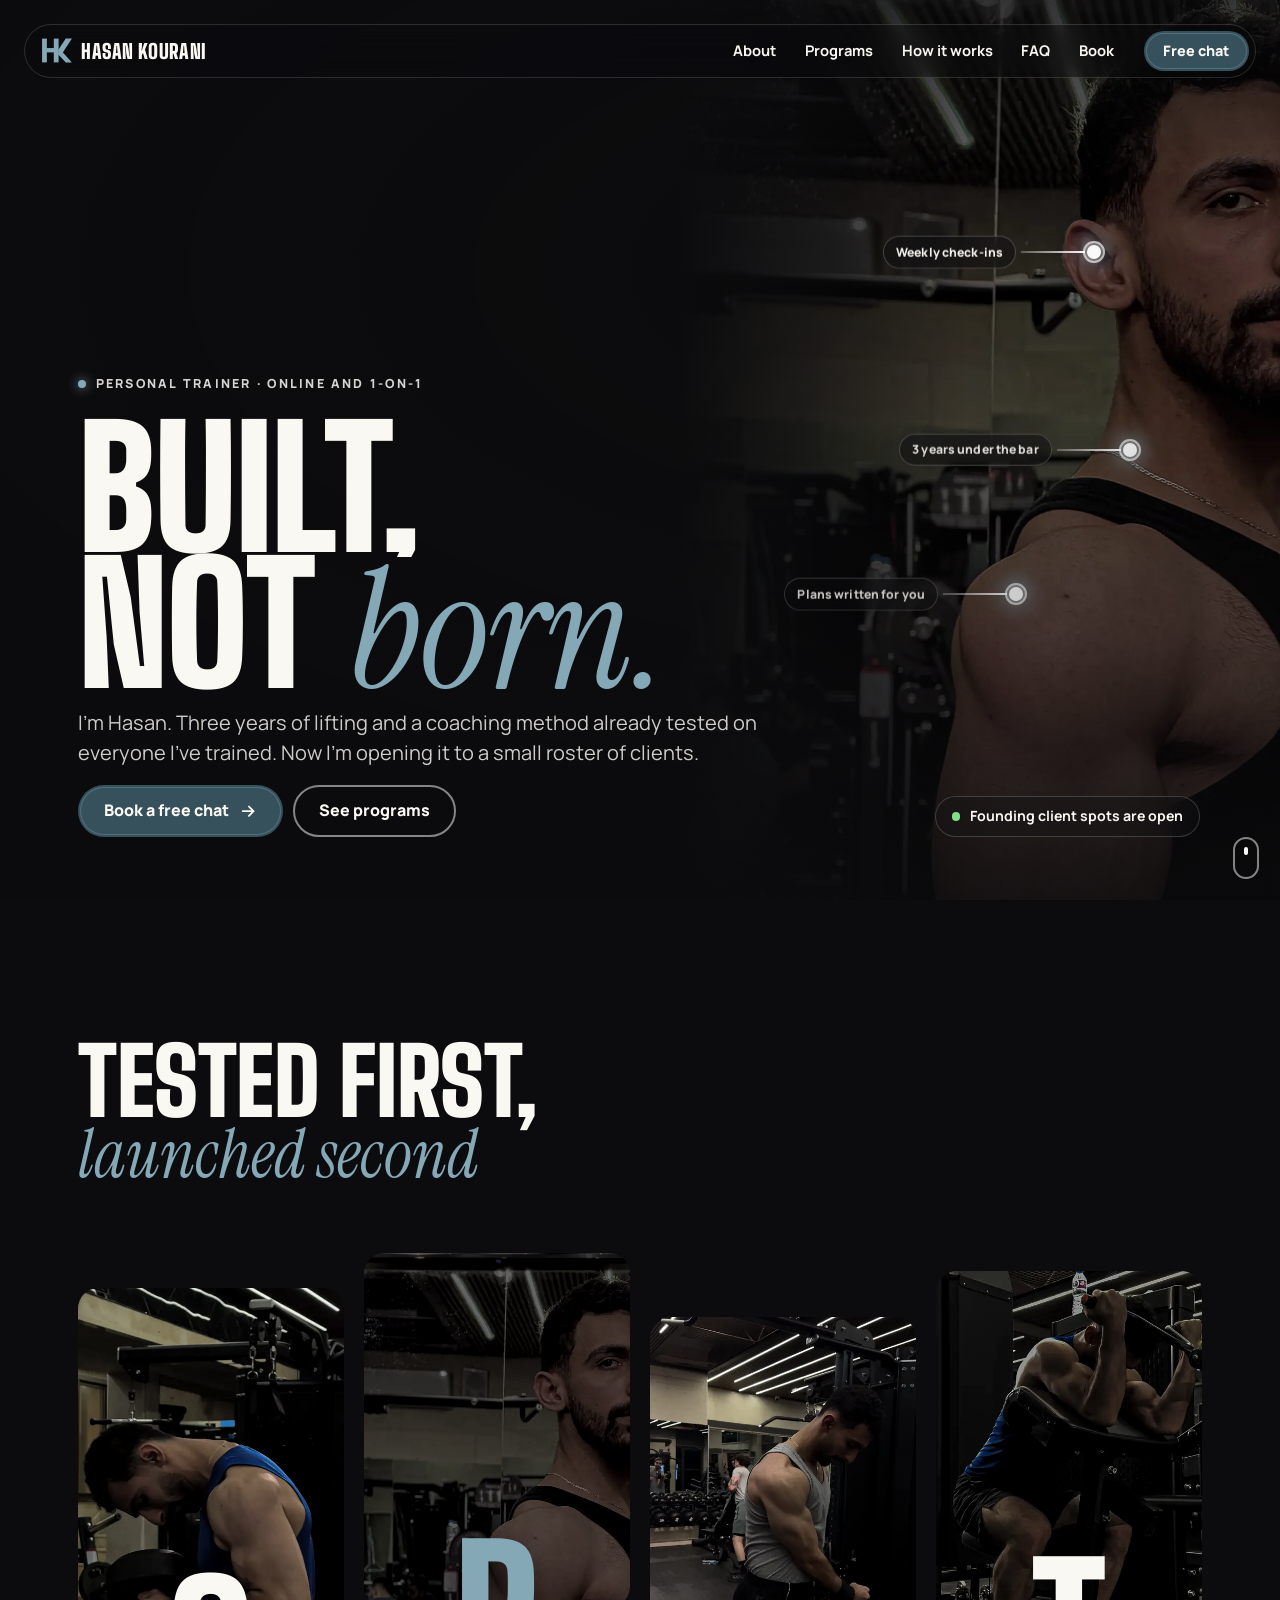
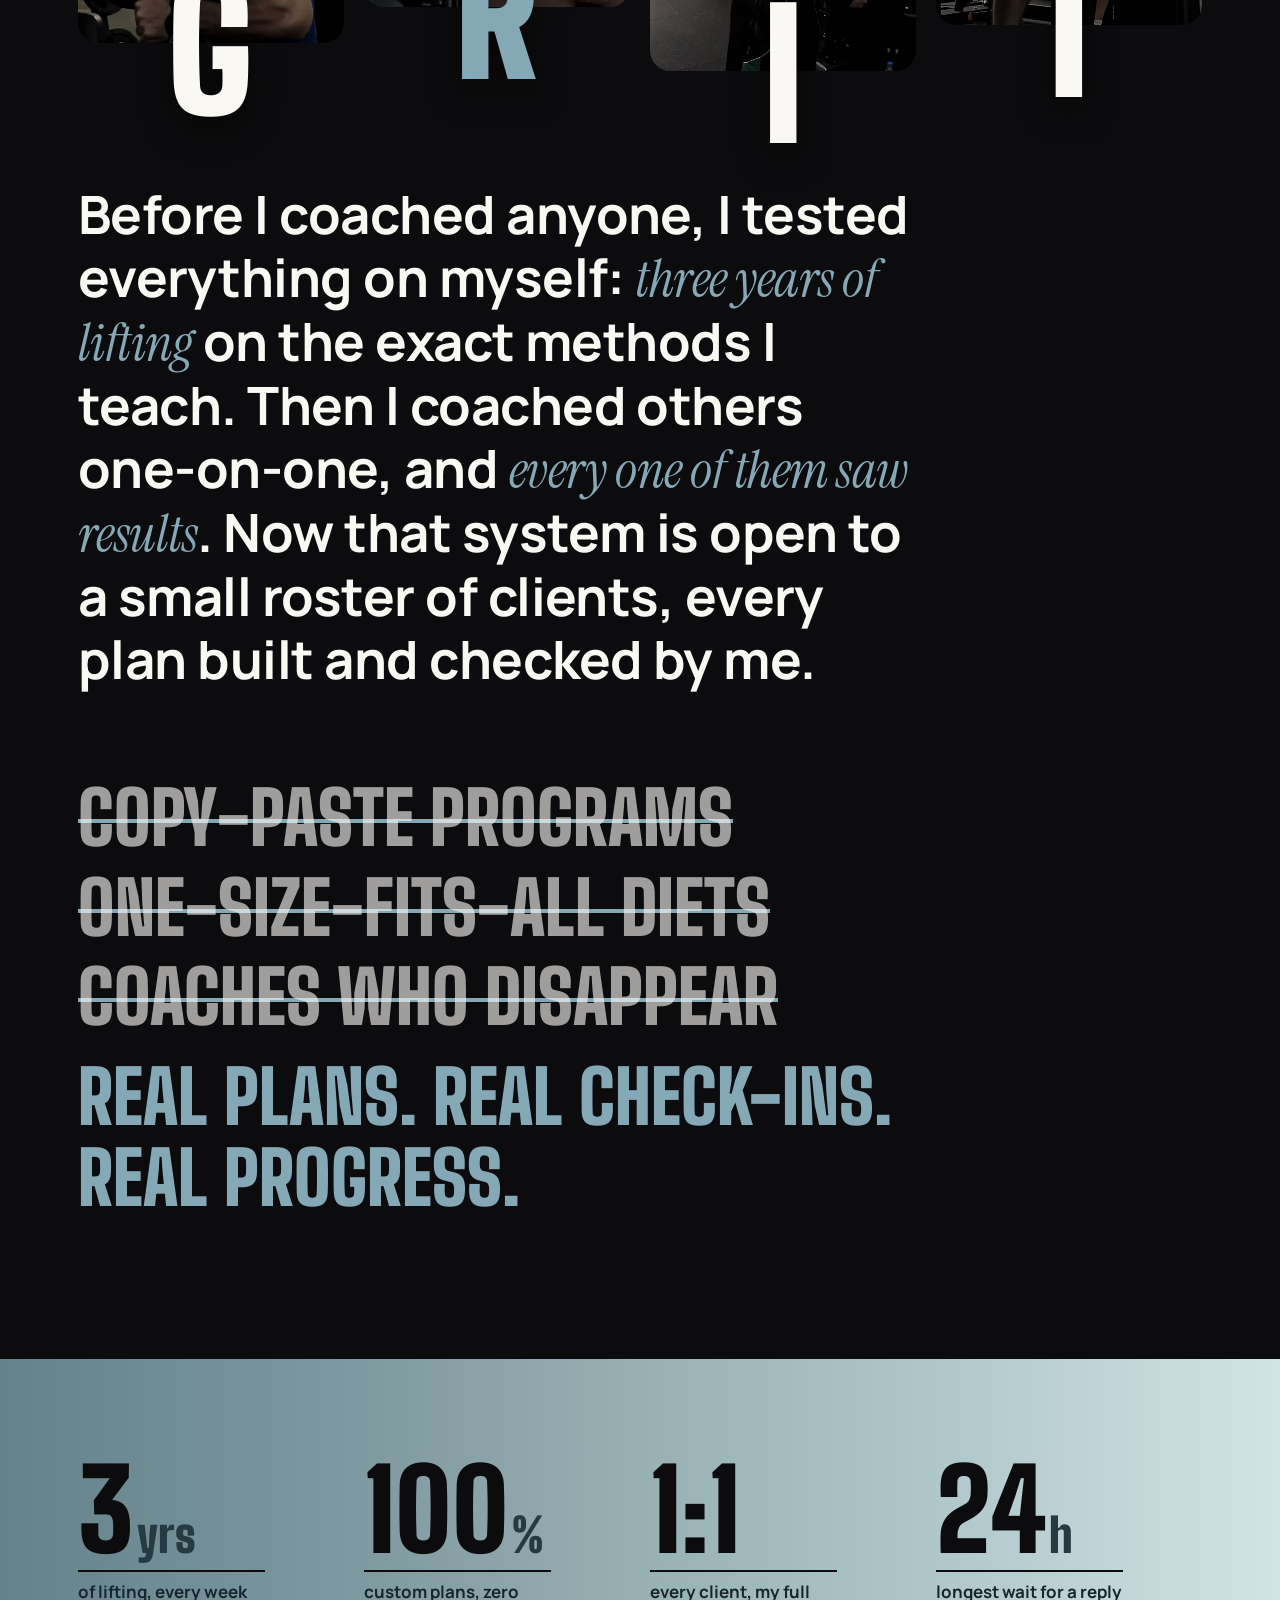
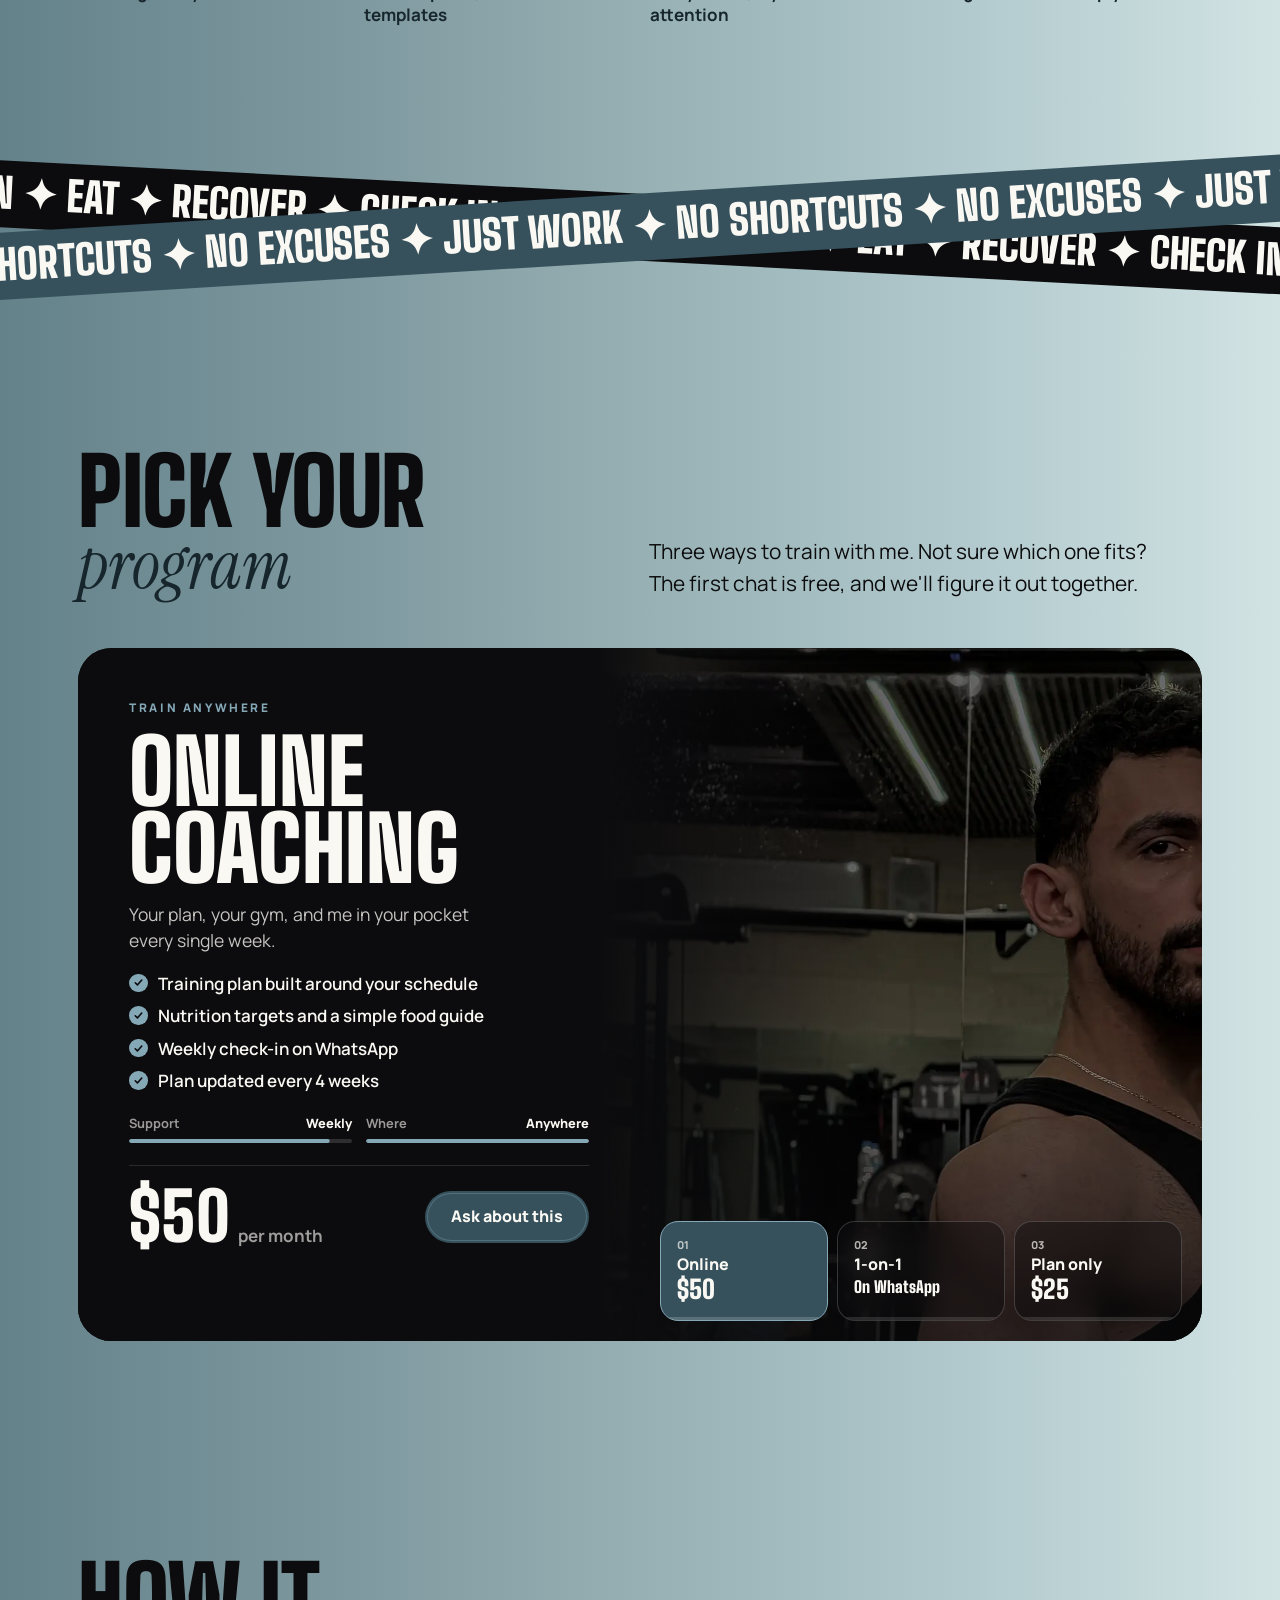
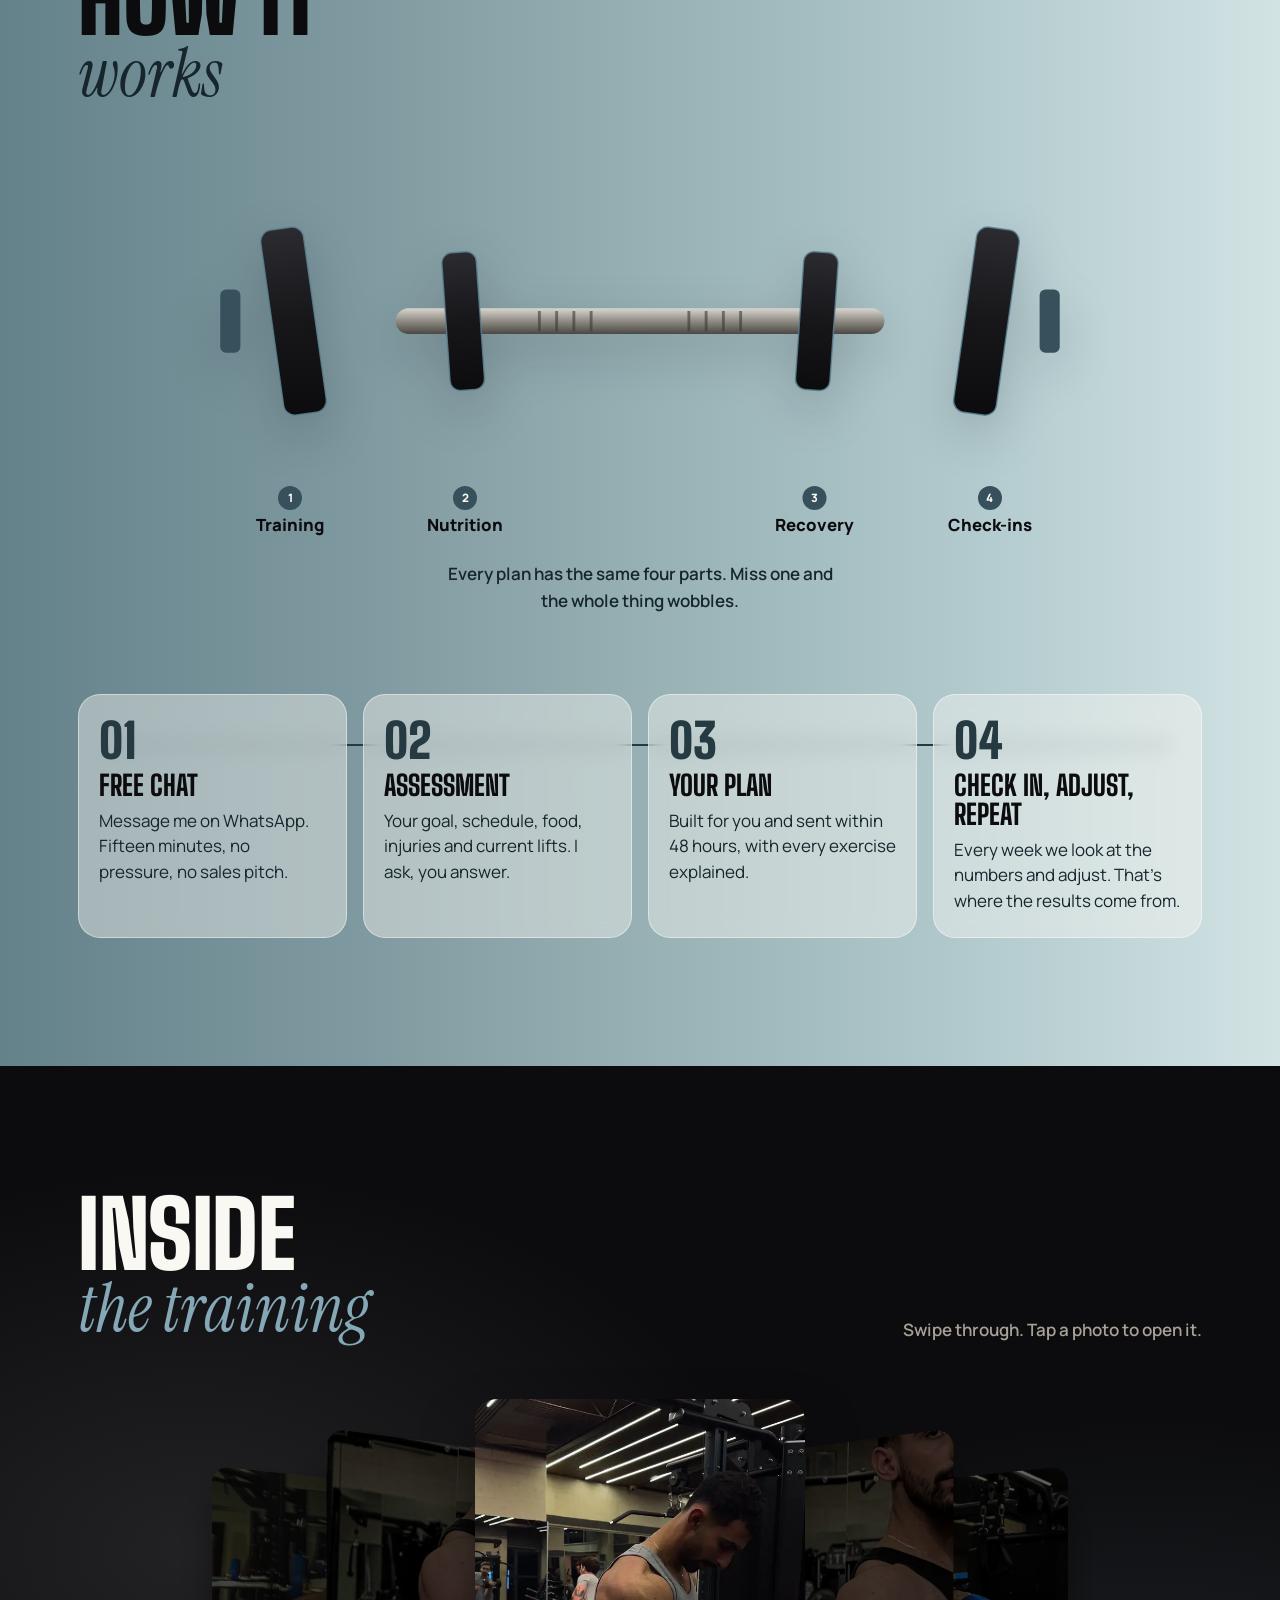
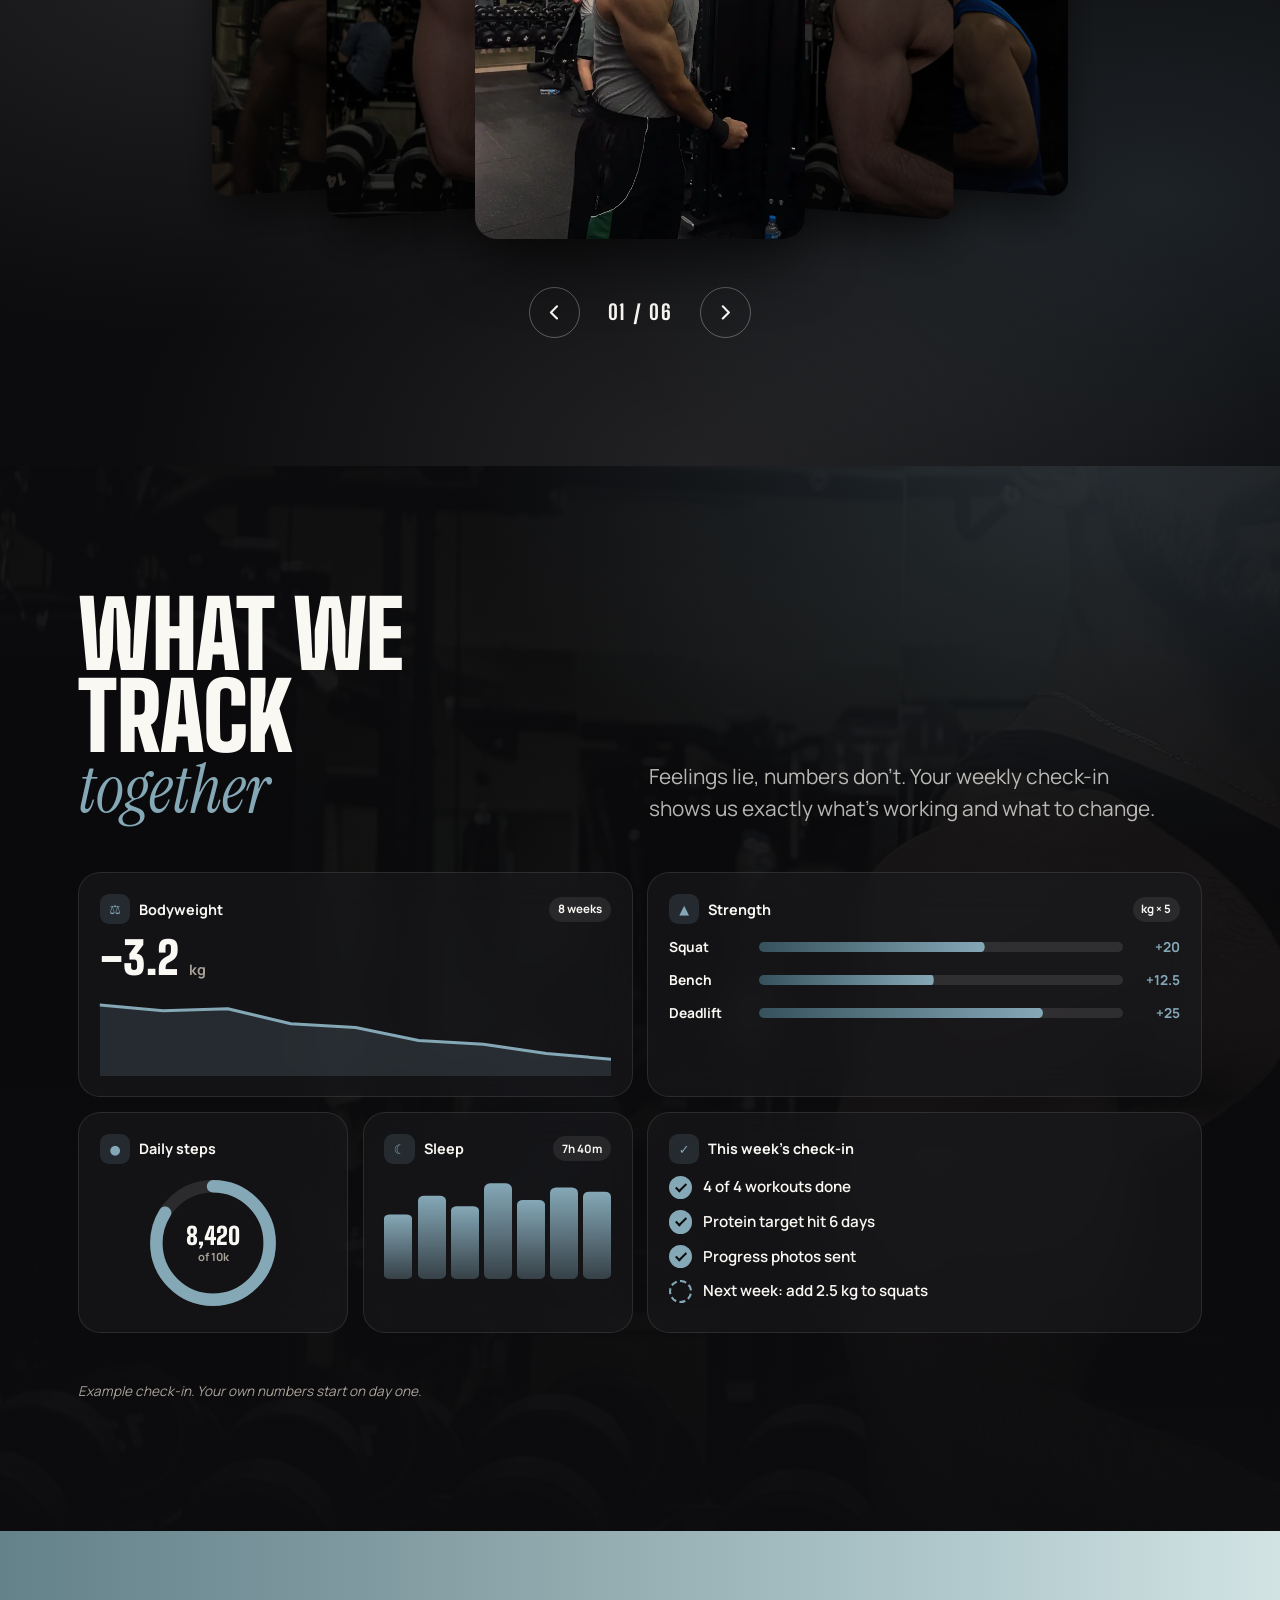
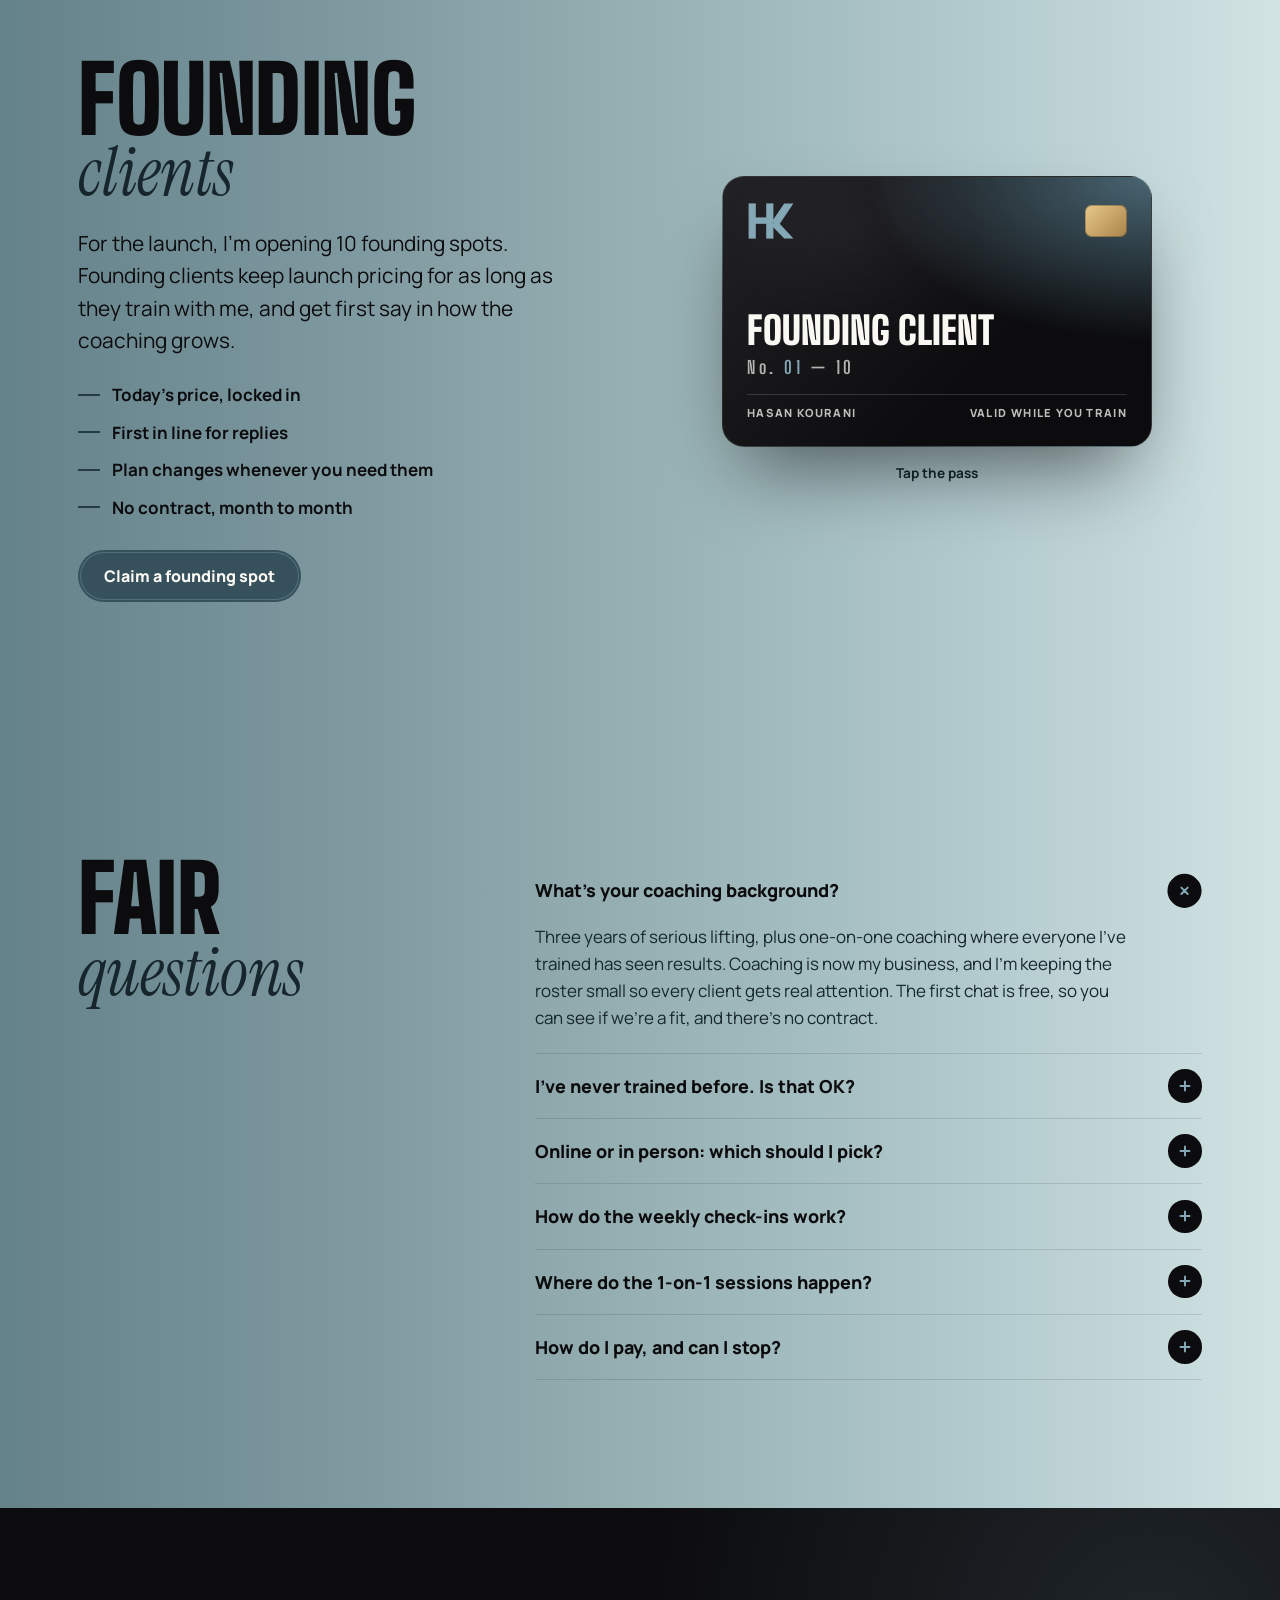
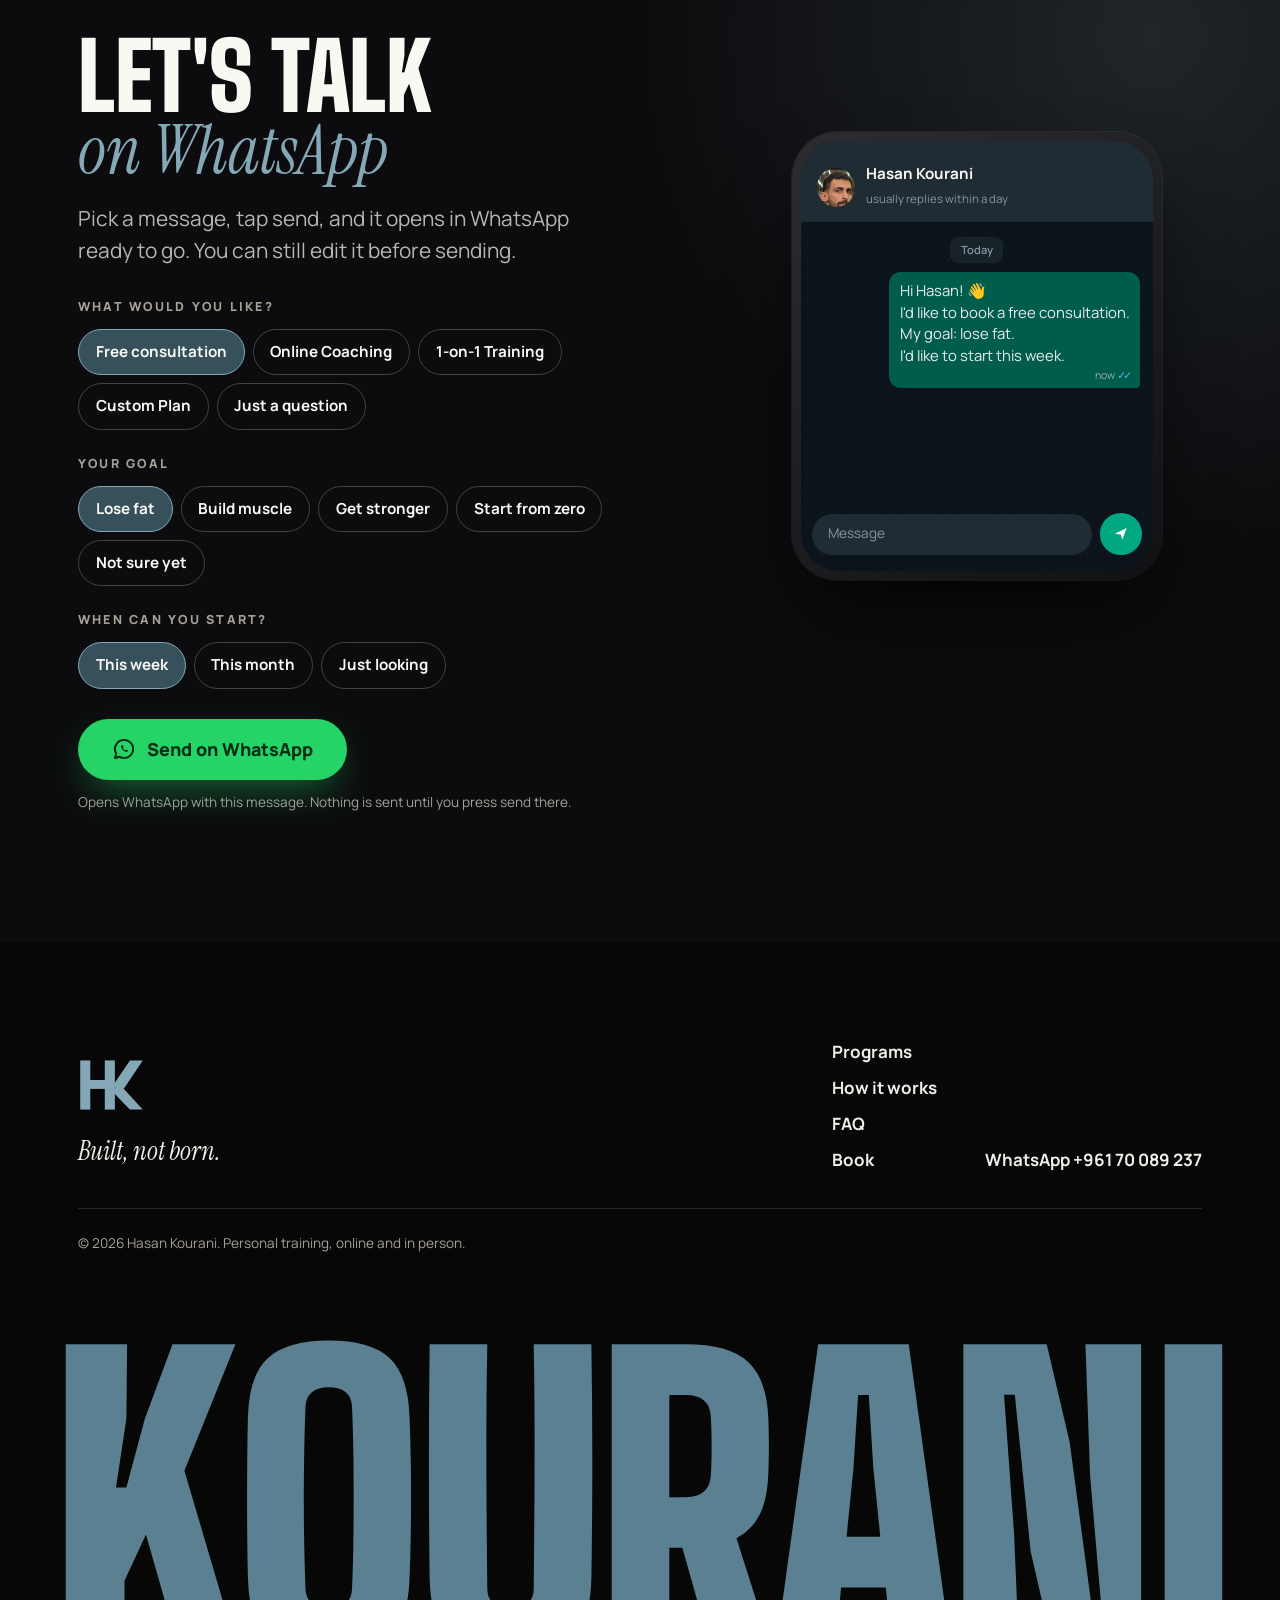
<file: index.html>
<!doctype html>
<html lang="en" dir="ltr">
<head>
  <meta charset="utf-8">
  <meta name="viewport" content="width=device-width, initial-scale=1, viewport-fit=cover">
  <title>Hasan Kourani | Personal trainer, online and 1-on-1</title>
  <meta name="description" content="Custom training plans, weekly check-ins and a coach who actually answers. Book a free chat with Hasan on WhatsApp.">
  <meta name="theme-color" content="#0c0c0e">
  <meta property="og:type" content="website">
  <meta property="og:title" content="Hasan Kourani | Personal trainer, online and 1-on-1">
  <meta property="og:description" content="Custom training plans, weekly check-ins and a coach who actually answers. Book a free chat with Hasan on WhatsApp.">
  <meta property="og:site_name" content="Hasan Kourani">
  <meta property="og:url" content="https://hasankourani.github.io/coach/">
  <!-- Link previews (WhatsApp, Instagram, X) need the image as a full https address -->
  <meta property="og:image" content="https://hasankourani.github.io/coach/assets/img/og-image.jpg">
  <meta property="og:image:type" content="image/jpeg">
  <meta property="og:image:width" content="1200">
  <meta property="og:image:height" content="630">
  <meta property="og:image:alt" content="Hasan Kourani flexing in the gym, next to the words Built, not born.">
  <meta name="twitter:card" content="summary_large_image">
  <link rel="canonical" href="https://hasankourani.github.io/coach/">
  <link rel="icon" href="assets/img/favicon.png" type="image/png" sizes="128x128">
  <link rel="icon" href="assets/img/favicon.svg" type="image/svg+xml">
  <link rel="apple-touch-icon" href="assets/img/apple-touch-icon.png">
  <link rel="preconnect" href="https://fonts.googleapis.com">
  <link rel="preconnect" href="https://fonts.gstatic.com" crossorigin>
  <link rel="stylesheet" href="https://fonts.googleapis.com/css2?family=Big+Shoulders+Display:wght@700;800;900&family=Instrument+Serif:ital@0;1&family=Manrope:wght@400;500;700;800&display=swap">
  <link rel="preload" as="image" href="assets/img/photos/hero.webp" fetchpriority="high">
  <link rel="stylesheet" href="assets/css/site.css?v=13">
  <script>
    // Animations are always on.
    document.documentElement.classList.add('js', 'motion');
  </script>
</head>
<body data-page="home">
  <a class="skip" href="#content">Skip to content</a>

  <header class="nav" id="nav">
    <div class="nav__bar">
      <a class="brand" href="#top" aria-label="Hasan Kourani, back to top">
        <span class="brand__mark mark" aria-hidden="true"><span class="mark__img"></span></span>
        <span class="brand__word" lang="en">Hasan Kourani</span>
      </a>
      <nav class="nav__links" id="nav-links" aria-label="Main">
        <a href="#honest">About</a>
        <a href="#programs">Programs</a>
        <a href="#method">How it works</a>
        <a href="#faq">FAQ</a>
        <a href="#book">Book</a>
      </nav>
      <div class="nav__actions">
        <a class="btn btn--accent btn--small nav__cta" href="#book">Free chat</a>
        <button class="nav__menu" type="button" id="nav-menu" aria-expanded="false" aria-controls="nav-links">
          <span class="sr-only">Menu</span>
          <span class="burger" aria-hidden="true"><span></span><span></span></span>
        </button>
      </div>
      <div class="progress" id="progress" aria-hidden="true"><span class="progress__bar"></span></div>
    </div>
  </header>

  <main id="content">
    <!-- ============ HERO: annotated portrait, headline that rises in ============ -->
    <section class="hero" id="top" aria-labelledby="hero-title">
      <div class="hero__frame" id="hero-frame">
        <figure class="hero__figure" id="hero-figure">
          <img class="hero__photo" src="assets/img/photos/hero.webp" width="1100" height="1650" fetchpriority="high"
            alt="Hasan Kourani in a black tank top, side-on in a dark gym, shoulder and arm in the light">
          <!-- Glowing points on the photo; --x/--y are positions on the image itself -->
          <span class="pin" style="--x: 75%; --y: 50%; --i: 0">
            <span class="pin__dot"></span><span class="pin__line"></span>
            <span class="pin__label">3 years under the bar</span>
          </span>
          <span class="pin pin--mid" style="--x: 56%; --y: 66%; --i: 1">
            <span class="pin__dot"></span><span class="pin__line"></span>
            <span class="pin__label">Plans written for you</span>
          </span>
          <span class="pin pin--low" style="--x: 69%; --y: 28%; --i: 2">
            <span class="pin__dot"></span><span class="pin__line"></span>
            <span class="pin__label">Weekly check-ins</span>
          </span>
        </figure>
        <div class="hero__shade" aria-hidden="true"></div>

        <div class="hero__inner wrap">
          <p class="eyebrow hero__eyebrow"><span class="eyebrow__dot" aria-hidden="true"></span><span>Personal trainer · Online and 1-on-1</span></p>
          <h1 class="hero__title" id="hero-title">
            <span class="line"><span class="w">Built,</span></span>
            <span class="line"><span class="w">not</span> <span class="w hero__serif">born.</span></span>
          </h1>
          <p class="hero__lede">I'm Hasan. Three years of lifting and a coaching method already tested on everyone I've trained. Now I'm opening it to a small roster of clients.</p>
          <div class="hero__ctas">
            <a class="btn btn--accent" href="#book" data-magnetic>
              <span>Book a free chat</span>
              <svg class="btn__arrow" viewBox="0 0 24 24" aria-hidden="true"><path d="M5 12h14M13 6l6 6-6 6" fill="none" stroke="currentColor" stroke-width="2.4" stroke-linecap="round" stroke-linejoin="round"/></svg>
            </a>
            <a class="btn btn--ghost" href="#programs" data-magnetic>See programs</a>
          </div>
        </div>
        <p class="chip glass hero__chip"><span class="chip__dot" aria-hidden="true"></span><span>Founding client spots are open</span></p>

        <a class="scroll-cue" href="#honest" aria-label="Scroll down"><span></span></a>
      </div>
    </section>

    <!-- ============ THE STORY: four photos spell GRIT, then the manifesto ============ -->
    <section class="honest" id="honest" aria-labelledby="honest-title">
      <div class="wrap">
        <h2 class="title title--on-dark" id="honest-title" data-reveal>
          <span class="title__black">Tested first,</span>
          <span class="title__light">launched second</span>
        </h2>

        <div class="grit" data-reveal>
          <figure class="grit__card" data-reveal-item>
            <img src="assets/img/photos/grit-g.webp" width="520" height="692" loading="lazy" decoding="async" alt="Hasan doing hammer curls in a blue tank top">
            <span class="grit__letter" lang="en" aria-hidden="true">G</span>
          </figure>
          <figure class="grit__card" data-reveal-item>
            <img src="assets/img/photos/grit-r.webp" width="520" height="692" loading="lazy" decoding="async" alt="Hasan in a dark side portrait">
            <span class="grit__letter" lang="en" aria-hidden="true">R</span>
          </figure>
          <figure class="grit__card" data-reveal-item>
            <img src="assets/img/photos/grit-i.webp" width="520" height="692" loading="lazy" decoding="async" alt="Hasan working the cable machine in a grey tank top">
            <span class="grit__letter" lang="en" aria-hidden="true">I</span>
          </figure>
          <figure class="grit__card" data-reveal-item>
            <img src="assets/img/photos/grit-t.webp" width="520" height="692" loading="lazy" decoding="async" alt="Hasan on the preacher curl machine">
            <span class="grit__letter" lang="en" aria-hidden="true">T</span>
          </figure>
        </div>

        <p class="honest__statement" data-reveal>Before I coached anyone, I tested everything on myself: <em>three years of lifting</em> on the exact methods I teach. Then I coached others one-on-one, and <em>every one of them saw results</em>. Now that system is open to a small roster of clients, every plan built and checked by me.</p>

        <ul class="manifesto" data-reveal>
          <li data-reveal-item><s>Copy-paste programs</s></li>
          <li data-reveal-item><s>One-size-fits-all diets</s></li>
          <li data-reveal-item><s>Coaches who disappear</s></li>
          <li class="manifesto__verdict" data-reveal-item><span>Real plans.</span> <span>Real check-ins.</span> <span>Real progress.</span></li>
        </ul>
      </div>
    </section>

    <!-- ============ NUMBERS: counters ============ -->
    <section class="stats" aria-label="Hasan in numbers">
      <div class="wrap stats__grid" data-reveal id="stats">
        <div class="stat" data-reveal-item>
          <p class="stat__num"><span data-count="3">3</span><small>yrs</small></p>
          <p class="stat__label">of lifting, every week</p>
        </div>
        <div class="stat" data-reveal-item>
          <p class="stat__num"><span data-count="100">100</span><small>%</small></p>
          <p class="stat__label">custom plans, zero templates</p>
        </div>
        <div class="stat" data-reveal-item>
          <p class="stat__num" lang="en" dir="ltr">1:1</p>
          <p class="stat__label">every client, my full attention</p>
        </div>
        <div class="stat" data-reveal-item>
          <p class="stat__num"><span data-count="24">24</span><small>h</small></p>
          <p class="stat__label">longest wait for a reply</p>
        </div>
      </div>
    </section>

    <!-- Two crossing ribbons of short words -->
    <div class="ribbons" aria-hidden="true">
      <div class="ribbon ribbon--a"><div class="ribbon__track"><span>No shortcuts ✦ No excuses ✦ Just work ✦ No shortcuts ✦ No excuses ✦ Just work ✦</span><span>No shortcuts ✦ No excuses ✦ Just work ✦ No shortcuts ✦ No excuses ✦ Just work ✦</span></div></div>
      <div class="ribbon ribbon--b"><div class="ribbon__track"><span>Train ✦ Eat ✦ Recover ✦ Check in ✦ Repeat ✦ Train ✦ Eat ✦ Recover ✦ Check in ✦ Repeat ✦</span><span>Train ✦ Eat ✦ Recover ✦ Check in ✦ Repeat ✦ Train ✦ Eat ✦ Recover ✦ Check in ✦ Repeat ✦</span></div></div>
    </div>

    <!-- ============ PROGRAMS: the chosen card takes over the stage ============ -->
    <section class="programs" id="programs" aria-labelledby="programs-title">
      <div class="wrap programs__head">
        <h2 class="title" id="programs-title" data-reveal>
          <span class="title__black">Pick your</span>
          <span class="title__light">program</span>
        </h2>
        <p class="lede" data-reveal>Three ways to train with me. Not sure which one fits? The first chat is free, and we'll figure it out together.</p>
      </div>

      <div class="wrap">
        <div class="stage" id="stage" data-reveal>
          <div class="stage__media" aria-hidden="true">
            <img class="stage__img is-active" data-prog="online" src="assets/img/photos/prog-online.webp" width="1000" height="1250" alt="" loading="lazy" decoding="async">
            <img class="stage__img" data-prog="one" src="assets/img/photos/prog-one.webp" width="1000" height="1250" alt="" loading="lazy" decoding="async">
            <img class="stage__img" data-prog="plan" src="assets/img/photos/prog-plan.webp" width="1000" height="1250" alt="" loading="lazy" decoding="async">
          </div>
          <div class="stage__shade" aria-hidden="true"></div>

          <div class="stage__tabs" role="tablist" aria-label="Programs">
            <button class="tab is-active" type="button" role="tab" id="tab-online" aria-controls="panel-online" aria-selected="true" data-prog="online">
              <span class="tab__num" lang="en">01</span>
              <span class="tab__name">Online</span>
              <span class="tab__price">$50</span>
              <span class="tab__timer" aria-hidden="true"><span></span></span>
            </button>
            <button class="tab" type="button" role="tab" id="tab-one" aria-controls="panel-one" aria-selected="false" tabindex="-1" data-prog="one">
              <span class="tab__num" lang="en">02</span>
              <span class="tab__name">1-on-1</span>
              <span class="tab__price tab__price--ask">On WhatsApp</span>
              <span class="tab__timer" aria-hidden="true"><span></span></span>
            </button>
            <button class="tab" type="button" role="tab" id="tab-plan" aria-controls="panel-plan" aria-selected="false" tabindex="-1" data-prog="plan">
              <span class="tab__num" lang="en">03</span>
              <span class="tab__name">Plan only</span>
              <span class="tab__price">$25</span>
              <span class="tab__timer" aria-hidden="true"><span></span></span>
            </button>
          </div>

          <div class="stage__panels">
            <article class="panel is-active" id="panel-online" role="tabpanel" aria-labelledby="tab-online" data-prog="online" data-price="$50">
              <p class="panel__kicker">Train anywhere</p>
              <h3 class="panel__name">Online Coaching</h3>
              <p class="panel__tag">Your plan, your gym, and me in your pocket every single week.</p>
              <ul class="panel__list">
                <li>Training plan built around your schedule</li>
                <li>Nutrition targets and a simple food guide</li>
                <li>Weekly check-in on WhatsApp</li>
                <li>Plan updated every 4 weeks</li>
              </ul>
              <div class="meters">
                <div class="meter" style="--v: 0.9"><span class="meter__k">Support</span><span class="meter__v">Weekly</span><span class="meter__bar"></span></div>
                <div class="meter" style="--v: 1"><span class="meter__k">Where</span><span class="meter__v">Anywhere</span><span class="meter__bar"></span></div>
              </div>
              <div class="panel__buy">
                <p class="price"><span class="price__num">$50</span> <span class="price__per">per month</span></p>
                <a class="btn btn--accent" href="#book" data-pick="online">Ask about this</a>
              </div>
            </article>

            <article class="panel" id="panel-one" role="tabpanel" aria-labelledby="tab-one" data-prog="one" hidden>
              <p class="panel__kicker">In person</p>
              <h3 class="panel__name">1-on-1 Training</h3>
              <p class="panel__tag">Every rep coached, every set counted. I'm right there with you.</p>
              <ul class="panel__list">
                <li>12 sessions a month, side by side</li>
                <li>Form fixed on the spot, safely</li>
                <li>Your plan and nutrition guide included</li>
                <li>Gym and times agreed on WhatsApp</li>
              </ul>
              <div class="meters">
                <div class="meter" style="--v: 1"><span class="meter__k">Support</span><span class="meter__v">Every session</span><span class="meter__bar"></span></div>
                <div class="meter" style="--v: 0.75"><span class="meter__k">Sessions</span><span class="meter__v">12 a month</span><span class="meter__bar"></span></div>
              </div>
              <div class="panel__buy">
                <p class="price price--ask"><span class="price__num">Price agreed on WhatsApp</span></p>
                <a class="btn btn--accent" href="#book" data-pick="one">Ask for pricing</a>
              </div>
            </article>

            <article class="panel" id="panel-plan" role="tabpanel" aria-labelledby="tab-plan" data-prog="plan" data-price="$25" hidden>
              <p class="panel__kicker">Do it yourself</p>
              <h3 class="panel__name">Custom Plan</h3>
              <p class="panel__tag">A plan made for you. Then you run it on your own.</p>
              <ul class="panel__list">
                <li>8-week training plan, built for your goal</li>
                <li>How to do every exercise, explained</li>
                <li>Nutrition targets to go with it</li>
                <li>One review of your progress halfway</li>
              </ul>
              <div class="meters">
                <div class="meter" style="--v: 0.35"><span class="meter__k">Support</span><span class="meter__v">One review</span><span class="meter__bar"></span></div>
                <div class="meter" style="--v: 0.55"><span class="meter__k">Length</span><span class="meter__v">8 weeks</span><span class="meter__bar"></span></div>
              </div>
              <div class="panel__buy">
                <p class="price"><span class="price__num">$25</span> <span class="price__per">one time</span></p>
                <a class="btn btn--accent" href="#book" data-pick="plan">Ask about this</a>
              </div>
            </article>
          </div>
        </div>
      </div>
    </section>

    <!-- ============ METHOD: the dumbbell comes apart into the four parts of every plan ============ -->
    <section class="method" id="method" aria-labelledby="method-title">
      <div class="wrap">
        <h2 class="title" id="method-title" data-reveal>
          <span class="title__black">How it</span>
          <span class="title__light">works</span>
        </h2>

        <div class="bell" id="bell" data-reveal>
          <svg class="bell__svg" viewBox="0 0 640 220" aria-hidden="true">
            <defs>
              <linearGradient id="g-plate" x1="0" y1="0" x2="0" y2="1">
                <stop offset="0" stop-color="#2b2b30"/><stop offset="0.5" stop-color="#17171a"/><stop offset="1" stop-color="#0c0c0e"/>
              </linearGradient>
              <linearGradient id="g-bar" x1="0" y1="0" x2="0" y2="1">
                <stop offset="0" stop-color="#d9d6cf"/><stop offset="0.5" stop-color="#8f8b84"/><stop offset="1" stop-color="#4a4844"/>
              </linearGradient>
            </defs>
            <g class="bell__bar"><rect x="150" y="101" width="340" height="18" rx="9" fill="url(#g-bar)"/>
              <g stroke="#3a3936" stroke-width="2" opacity="0.6"><path d="M250 103v14M262 103v14M274 103v14M286 103v14M354 103v14M366 103v14M378 103v14M390 103v14"/></g>
            </g>
            <rect class="bell__part" style="--tx: -128px; --r: -8deg" x="192" y="45" width="30" height="130" rx="8" fill="url(#g-plate)" stroke="#5a8091" stroke-opacity="0.85"/>
            <rect class="bell__part" style="--tx: -40px; --r: -4deg" x="225" y="62" width="24" height="96" rx="7" fill="url(#g-plate)" stroke="#5a8091" stroke-opacity="0.85"/>
            <rect class="bell__part" style="--tx: 40px; --r: 4deg" x="391" y="62" width="24" height="96" rx="7" fill="url(#g-plate)" stroke="#5a8091" stroke-opacity="0.85"/>
            <rect class="bell__part" style="--tx: 128px; --r: 8deg" x="418" y="45" width="30" height="130" rx="8" fill="url(#g-plate)" stroke="#5a8091" stroke-opacity="0.85"/>
            <rect class="bell__part" style="--tx: -150px; --r: 0deg" x="178" y="88" width="14" height="44" rx="4" fill="#36515c"/>
            <rect class="bell__part" style="--tx: 150px; --r: 0deg" x="448" y="88" width="14" height="44" rx="4" fill="#36515c"/>
          </svg>
          <ul class="bell__labels">
            <li style="--at: 12%"><span lang="en">1</span><b>Training</b></li>
            <li style="--at: 31%"><span lang="en">2</span><b>Nutrition</b></li>
            <li style="--at: 69%"><span lang="en">3</span><b>Recovery</b></li>
            <li style="--at: 88%"><span lang="en">4</span><b>Check-ins</b></li>
          </ul>
          <p class="bell__caption">Every plan has the same four parts. Miss one and the whole thing wobbles.</p>
        </div>

        <ol class="steps" data-reveal id="steps">
          <li class="step" data-reveal-item>
            <span class="step__num" lang="en">01</span>
            <h3>Free chat</h3>
            <p>Message me on WhatsApp. Fifteen minutes, no pressure, no sales pitch.</p>
          </li>
          <li class="step" data-reveal-item>
            <span class="step__num" lang="en">02</span>
            <h3>Assessment</h3>
            <p>Your goal, schedule, food, injuries and current lifts. I ask, you answer.</p>
          </li>
          <li class="step" data-reveal-item>
            <span class="step__num" lang="en">03</span>
            <h3>Your plan</h3>
            <p>Built for you and sent within 48 hours, with every exercise explained.</p>
          </li>
          <li class="step" data-reveal-item>
            <span class="step__num" lang="en">04</span>
            <h3>Check in, adjust, repeat</h3>
            <p>Every week we look at the numbers and adjust. That's where the results come from.</p>
          </li>
        </ol>
      </div>
    </section>

    <!-- ============ GALLERY: 3D cover-flow in drifting fog ============ -->
    <section class="gallery" id="gallery" aria-labelledby="gallery-title">
      <div class="fog" aria-hidden="true"><span></span><span></span><span></span></div>
      <div class="wrap gallery__head">
        <h2 class="title title--on-dark" id="gallery-title" data-reveal>
          <span class="title__black">Inside</span>
          <span class="title__light">the training</span>
        </h2>
        <p class="gallery__hint" data-reveal>Swipe through. Tap a photo to open it.</p>
      </div>
      <div class="flow" id="flow" role="region" aria-roledescription="carousel" aria-label="Training photos">
        <div class="flow__track" id="flow-track">
          <button class="flow__card" type="button"><img src="assets/img/photos/gal-1.webp" width="640" height="852" loading="lazy" decoding="async" alt="Hasan working the cable machine in a dark gym"></button>
          <button class="flow__card" type="button"><img src="assets/img/photos/gal-3.webp" width="640" height="852" loading="lazy" decoding="async" alt="Hasan's shoulder and arm in low light, his face half in shadow"></button>
          <button class="flow__card" type="button"><img src="assets/img/photos/gal-2.webp" width="640" height="852" loading="lazy" decoding="async" alt="Hasan doing a hammer curl in a blue tank top"></button>
          <button class="flow__card" type="button"><img src="assets/img/photos/gal-5.webp" width="640" height="852" loading="lazy" decoding="async" alt="Hasan on the preacher curl machine"></button>
          <button class="flow__card" type="button"><img src="assets/img/photos/gal-4.webp" width="640" height="852" loading="lazy" decoding="async" alt="Hasan taking a shirtless mirror selfie in the gym"></button>
          <button class="flow__card" type="button"><img src="assets/img/photos/gal-6.webp" width="640" height="852" loading="lazy" decoding="async" alt="Close-up of Hasan's arm and shoulder in a black tank top"></button>
        </div>
        <div class="flow__ui">
          <button class="flow__btn" type="button" id="flow-prev" aria-label="Previous photo"><svg viewBox="0 0 24 24" aria-hidden="true"><path d="M15 5l-7 7 7 7" fill="none" stroke="currentColor" stroke-width="2.4" stroke-linecap="round" stroke-linejoin="round"/></svg></button>
          <span class="flow__count" id="flow-count" lang="en" aria-live="polite">01 / 06</span>
          <button class="flow__btn" type="button" id="flow-next" aria-label="Next photo"><svg viewBox="0 0 24 24" aria-hidden="true"><path d="M9 5l7 7-7 7" fill="none" stroke="currentColor" stroke-width="2.4" stroke-linecap="round" stroke-linejoin="round"/></svg></button>
        </div>
      </div>
      <dialog class="lightbox" id="lightbox" aria-label="Photo">
        <img id="lightbox-img" src="assets/img/photos/gal-1.webp" alt="">
        <button class="lightbox__close" type="button" id="lightbox-close" aria-label="Close">×</button>
      </dialog>
    </section>

    <!-- ============ WHAT WE TRACK: glass dashboard with charts that draw themselves ============ -->
    <section class="track" id="track" aria-labelledby="track-title">
      <img class="track__bg" src="assets/img/photos/track-bg.webp" width="1200" height="1200" alt="" loading="lazy" decoding="async">
      <div class="wrap track__inner">
        <div class="track__head" data-reveal>
          <h2 class="title title--on-dark" id="track-title">
            <span class="title__black">What we track</span>
            <span class="title__light">together</span>
          </h2>
          <p class="lede">Feelings lie, numbers don't. Your weekly check-in shows us exactly what's working and what to change.</p>
        </div>

        <div class="dash" id="dash" data-reveal>
          <article class="tile tile--weight" data-reveal-item>
            <header class="tile__head"><span class="tile__icon" aria-hidden="true">⚖</span><h3>Bodyweight</h3><span class="tile__tag">8 weeks</span></header>
            <p class="tile__big"><span lang="en" dir="ltr">−3.2</span> <small>kg</small></p>
            <svg class="spark" viewBox="0 0 300 90" preserveAspectRatio="none" aria-hidden="true">
              <path class="spark__area" d="M0 14 L37 20 L75 18 L112 34 L150 38 L187 52 L225 56 L262 66 L300 72 L300 90 L0 90 Z"/>
              <path class="spark__line" d="M0 14 L37 20 L75 18 L112 34 L150 38 L187 52 L225 56 L262 66 L300 72"/>            </svg>
          </article>

          <article class="tile tile--lifts" data-reveal-item>
            <header class="tile__head"><span class="tile__icon" aria-hidden="true">▲</span><h3>Strength</h3><span class="tile__tag">kg × 5</span></header>
            <ul class="lifts">
              <li style="--v: 0.62"><span>Squat</span><span class="lifts__bar"><i></i></span><b lang="en">+20</b></li>
              <li style="--v: 0.48"><span>Bench</span><span class="lifts__bar"><i></i></span><b lang="en">+12.5</b></li>
              <li style="--v: 0.78"><span>Deadlift</span><span class="lifts__bar"><i></i></span><b lang="en">+25</b></li>
            </ul>
          </article>

          <article class="tile tile--ring" data-reveal-item>
            <header class="tile__head"><span class="tile__icon" aria-hidden="true">●</span><h3>Daily steps</h3></header>
            <div class="ring" style="--v: 0.84">
              <svg viewBox="0 0 120 120" aria-hidden="true"><circle class="ring__bg" cx="60" cy="60" r="50"/><circle class="ring__fg" cx="60" cy="60" r="50" pathLength="1"/></svg>
              <p class="ring__val"><span lang="en">8,420</span><small>of 10k</small></p>
            </div>
          </article>

          <article class="tile tile--sleep" data-reveal-item>
            <header class="tile__head"><span class="tile__icon" aria-hidden="true">☾</span><h3>Sleep</h3><span class="tile__tag" lang="en">7h 40m</span></header>
            <div class="bars" aria-hidden="true">
              <i style="--v: 0.62"></i><i style="--v: 0.8"></i><i style="--v: 0.7"></i><i style="--v: 0.92"></i><i style="--v: 0.76"></i><i style="--v: 0.88"></i><i style="--v: 0.84"></i>
            </div>
          </article>

          <article class="tile tile--check" data-reveal-item>
            <header class="tile__head"><span class="tile__icon" aria-hidden="true">✓</span><h3>This week's check-in</h3></header>
            <ul class="checks">
              <li><span class="tick" aria-hidden="true"></span><span>4 of 4 workouts done</span></li>
              <li><span class="tick" aria-hidden="true"></span><span>Protein target hit 6 days</span></li>
              <li><span class="tick" aria-hidden="true"></span><span>Progress photos sent</span></li>
              <li><span class="tick tick--next" aria-hidden="true"></span><span>Next week: add 2.5 kg to squats</span></li>
            </ul>
          </article>
        </div>
        <p class="track__note">Example check-in. Your own numbers start on day one.</p>
      </div>
    </section>

    <!-- ============ FOUNDING CLIENTS: a pass that tilts and flips ============ -->
    <section class="founding" id="founding" aria-labelledby="founding-title">
      <div class="wrap founding__grid">
        <div class="founding__copy" data-reveal>
          <h2 class="title" id="founding-title">
            <span class="title__black">Founding</span>
            <span class="title__light">clients</span>
          </h2>
          <p class="lede">For the launch, I'm opening 10 founding spots. Founding clients keep launch pricing for as long as they train with me, and get first say in how the coaching grows.</p>
          <ul class="perks">
            <li>Today's price, locked in</li>
            <li>First in line for replies</li>
            <li>Plan changes whenever you need them</li>
            <li>No contract, month to month</li>
          </ul>
          <a class="btn btn--accent" href="#book" data-pick="free" data-magnetic>Claim a founding spot</a>
        </div>

        <div class="pass-wrap" data-reveal>
          <button class="pass" id="pass" type="button" aria-pressed="false" aria-label="Founding client pass. Tap to flip.">
            <span class="pass__inner">
              <span class="pass__face pass__front">
                <span class="pass__glare" aria-hidden="true"></span>
                <span class="pass__top"><span class="pass__mark mark" aria-hidden="true"><span class="mark__img"></span></span><span class="pass__chip" aria-hidden="true"></span></span>
                <span class="pass__title">Founding client</span>
                <span class="pass__no" lang="en">No. <b>01</b> — 10</span>
                <span class="pass__foot"><span lang="en">HASAN KOURANI</span><span>Valid while you train</span></span>
              </span>
              <span class="pass__face pass__back">
                <img class="pass__avatar" src="assets/img/photos/avatar.webp" width="240" height="240" alt="" loading="lazy">
                <span class="pass__quote">"You show up, I show up. That's the deal."</span>
                <span class="pass__sign" lang="en">Hasan K.</span>
                <span class="pass__flip">Tap to flip back</span>
              </span>
            </span>
          </button>
          <p class="pass__hint">Tap the pass</p>
        </div>
      </div>
    </section>

    <!-- ============ FAQ ============ -->
    <section class="faq" id="faq" aria-labelledby="faq-title">
      <div class="wrap faq__grid">
        <h2 class="title" id="faq-title" data-reveal>
          <span class="title__black">Fair</span>
          <span class="title__light">questions</span>
        </h2>
        <div class="faq__list" data-reveal>
          <details class="qa" data-reveal-item open>
            <summary>What's your coaching background?</summary>
            <div class="qa__a"><p>Three years of serious lifting, plus one-on-one coaching where everyone I've trained has seen results. Coaching is now my business, and I'm keeping the roster small so every client gets real attention. The first chat is free, so you can see if we're a fit, and there's no contract.</p></div>
          </details>
          <details class="qa" data-reveal-item>
            <summary>I've never trained before. Is that OK?</summary>
            <div class="qa__a"><p>That's the best place to start. We begin with the basics, learn the movements properly and build from there. No one is judging where you start.</p></div>
          </details>
          <details class="qa" data-reveal-item>
            <summary>Online or in person: which should I pick?</summary>
            <div class="qa__a"><p>If you already know your way around a gym and want structure and accountability, online is enough. If you're new, or want someone checking your form every set, go 1-on-1. Still unsure? Ask in the free chat.</p></div>
          </details>
          <details class="qa" data-reveal-item>
            <summary>How do the weekly check-ins work?</summary>
            <div class="qa__a"><p>Once a week you send me your weight, how your workouts went and, if you want, a photo. I look at the numbers and adjust your plan for the next week. It takes you about five minutes.</p></div>
          </details>
          <details class="qa" data-reveal-item>
            <summary>Where do the 1-on-1 sessions happen?</summary>
            <div class="qa__a"><p>At the gym, at times that suit us both. We agree on the place and schedule on WhatsApp before you commit to anything.</p></div>
          </details>
          <details class="qa" data-reveal-item>
            <summary>How do I pay, and can I stop?</summary>
            <div class="qa__a"><p>We sort out payment on WhatsApp. Coaching is month to month with no contract, so you can stop whenever you want.</p></div>
          </details>
        </div>
      </div>
    </section>

    <!-- ============ BOOK: pick a ready message, preview it, send it on WhatsApp ============ -->
    <section class="book" id="book" aria-labelledby="book-title">
      <div class="wrap book__grid">
        <div class="book__intro" data-reveal>
          <h2 class="title title--on-dark" id="book-title">
            <span class="title__black">Let's talk</span>
            <span class="title__light">on WhatsApp</span>
          </h2>
          <p class="lede">Pick a message, tap send, and it opens in WhatsApp ready to go. You can still edit it before sending.</p>
        </div>

        <form class="book__picks" id="composer" data-reveal>
          <fieldset class="pick">
            <legend>What would you like?</legend>
            <div class="opts">
              <label class="opt"><input type="radio" name="topic" value="free" checked><span>Free consultation</span></label>
              <label class="opt"><input type="radio" name="topic" value="online"><span>Online Coaching</span></label>
              <label class="opt"><input type="radio" name="topic" value="one"><span>1-on-1 Training</span></label>
              <label class="opt"><input type="radio" name="topic" value="plan"><span>Custom Plan</span></label>
              <label class="opt"><input type="radio" name="topic" value="question"><span>Just a question</span></label>
            </div>
          </fieldset>
          <fieldset class="pick" id="pick-goal">
            <legend>Your goal</legend>
            <div class="opts">
              <label class="opt"><input type="radio" name="goal" value="fat" checked><span>Lose fat</span></label>
              <label class="opt"><input type="radio" name="goal" value="muscle"><span>Build muscle</span></label>
              <label class="opt"><input type="radio" name="goal" value="strength"><span>Get stronger</span></label>
              <label class="opt"><input type="radio" name="goal" value="start"><span>Start from zero</span></label>
              <label class="opt"><input type="radio" name="goal" value="unsure"><span>Not sure yet</span></label>
            </div>
          </fieldset>
          <fieldset class="pick" id="pick-when">
            <legend>When can you start?</legend>
            <div class="opts">
              <label class="opt"><input type="radio" name="when" value="week" checked><span>This week</span></label>
              <label class="opt"><input type="radio" name="when" value="month"><span>This month</span></label>
              <label class="opt"><input type="radio" name="when" value="looking"><span>Just looking</span></label>
            </div>
          </fieldset>
        </form>

        <figure class="phone" data-reveal aria-label="Message preview">
          <div class="phone__screen">
            <div class="phone__head">
              <img class="phone__avatar" src="assets/img/photos/avatar.webp" width="240" height="240" alt="" loading="lazy">
              <div class="phone__who"><strong lang="en">Hasan Kourani</strong><span>usually replies within a day</span></div>
            </div>
            <div class="phone__chat" id="chat">
              <p class="phone__day">Today</p>
              <div class="bubble" id="bubble"><span class="bubble__text" id="bubble-text" aria-live="polite"></span><span class="bubble__meta" lang="en">now <span class="bubble__ticks">✓✓</span></span></div>
              <div class="typing" id="typing" aria-hidden="true"><span></span><span></span><span></span></div>
            </div>
            <div class="phone__bar" aria-hidden="true"><span class="phone__field">Message</span><span class="phone__send"><svg viewBox="0 0 24 24"><path d="M4 12l16-8-6 16-2-7z" fill="currentColor"/></svg></span></div>
          </div>
        </figure>

        <div class="book__send" data-reveal>
          <a class="btn btn--wa" id="wa-send" href="#" data-magnetic>
            <svg viewBox="0 0 24 24" aria-hidden="true"><path d="M12 3a9 9 0 0 0-7.8 13.5L3 21l4.6-1.2A9 9 0 1 0 12 3z" fill="none" stroke="currentColor" stroke-width="2" stroke-linejoin="round"/><path d="M9 8.5c0 3.3 2.2 6.2 6.2 6.5l.9-1.4-1.9-1-1 .9c-1-.4-2-1.4-2.4-2.4l.9-1-1-1.9z" fill="currentColor"/></svg>
            <span>Send on WhatsApp</span>
          </a>
          <p class="book__small">Opens WhatsApp with this message. Nothing is sent until you press send there.</p>
        </div>
      </div>
    </section>
  </main>

  <footer class="footer">
    <div class="wrap footer__grid">
      <div class="footer__brand">
        <span class="footer__mark mark" aria-hidden="true"><span class="mark__img"></span></span>
        <p class="footer__tag">Built, not born.</p>
      </div>
      <nav class="footer__pages" aria-label="Sections">
        <a href="#programs">Programs</a>
        <a href="#method">How it works</a>
        <a href="#faq">FAQ</a>
        <a href="#book">Book</a>
      </nav>
      <ul class="footer__links">
        <li><a data-wa="footer" href="#"><span>WhatsApp</span> <span lang="en" dir="ltr">+961 70 089 237</span></a></li>
      </ul>
      <div class="footer__legal"><p>© 2026 Hasan Kourani. Personal training, online and in person.</p></div>
    </div>
    <p class="footer__word" id="footer-word" lang="en" aria-hidden="true">Kourani</p>
  </footer>

  <!-- Phones: a booking bar that appears after the hero and hides near the booking section -->
  <a class="dock" id="dock" href="#book">
    <span class="dock__dot" aria-hidden="true"></span>
    <span>Book a free chat on WhatsApp</span>
    <svg class="dock__arrow" viewBox="0 0 24 24" aria-hidden="true"><path d="M5 12h14M13 6l6 6-6 6" fill="none" stroke="currentColor" stroke-width="2.2" stroke-linecap="round" stroke-linejoin="round"/></svg>
  </a>

  <div class="cursor" id="cursor" aria-hidden="true"><span class="cursor__ring"></span><span class="cursor__dot"></span></div>

  <script src="assets/js/site.js?v=13" defer></script>
</body>
</html>
</file>
<file: assets/css/site.css>
/* Hasan Kourani, personal trainer. Phone-first: base styles are for phones, wider screens add on. */
:root {
  --ink: #0c0c0e;          /* the dark wall */
  --ink-2: #141417;
  --ink-3: #1e1e22;
  --paper: #f2efe8;        /* page background */
  --paper-hi: #faf8f3;
  --line: rgba(12, 12, 14, 0.12);
  --line-dark: rgba(255, 255, 255, 0.12);
  --muted: #6e6a63;
  /* Page background: the reference's slate-to-aqua wash, from its mid slate (so dark text stays
     readable on the left) to its pale aqua edge. Horizontal, so every section lines up. */
  --page: #8fa9ae;
  --page-grad: linear-gradient(90deg, #64828a 0%, #7f99a0 28%, #98b2b5 52%, #b2cace 76%, #d2e3e3 100%);
  --ink-blue: #16262c;     /* secondary text on the page gradient */
  --muted-dark: #a7a198;
  --accent: #36515c;       /* signature blue (fills) */
  --accent-up: #466875;    /* fills on hover */
  --accent-hi: #85a8b7;    /* the same blue, light enough for text and lines on dark */
  --accent-mid: #5a8091;   /* readable on both light and dark */
  --accent-deep: #263a42;
  --on-accent: #faf8f3;    /* text on blue fills */
  --wa: #25d366;

  --font: "Manrope", system-ui, sans-serif;
  --display: "Big Shoulders Display", Impact, sans-serif;
  --serif: "Instrument Serif", Georgia, serif;

  --ease: cubic-bezier(0.2, 0.8, 0.2, 1);
  --ease-io: cubic-bezier(0.7, 0, 0.3, 1);
  --spring: cubic-bezier(0.3, 1.5, 0.5, 1);

  --gutter: clamp(1.1rem, 4vw, 3rem);
  --max: 1220px;
  --frame: clamp(8px, 1.1vw, 14px);
  --radius: clamp(22px, 2.6vw, 36px);
  --nav-h: 4.5rem;
}

*, *::before, *::after { box-sizing: border-box; }
html { background: var(--ink); -webkit-text-size-adjust: 100%; scroll-padding-top: 5rem; }
html.motion { scroll-behavior: smooth; }
body {
  margin: 0; background: var(--page) var(--page-grad); color: var(--ink);
  font-family: var(--font); font-size: 1.0625rem; line-height: 1.6;
  -webkit-font-smoothing: antialiased; overflow-x: hidden;
  -webkit-tap-highlight-color: transparent;
}
img, svg { display: block; max-width: 100%; }
img { height: auto; }
h1, h2, h3, p, figure { margin: 0; }
a { color: inherit; }
button, input, select { font: inherit; color: inherit; }
:focus-visible { outline: 3px solid var(--accent-mid); outline-offset: 3px; }

.sr-only { position: absolute; width: 1px; height: 1px; overflow: hidden; clip-path: inset(50%); white-space: nowrap; }
.skip { position: absolute; inset-inline-start: 1rem; top: -4rem; z-index: 100; padding: 0.75rem 1.25rem; border-radius: 999px; background: var(--paper-hi); font-weight: 800; }
.skip:focus { top: 1rem; }
.wrap { width: 100%; max-width: var(--max); margin-inline: auto; padding-inline: var(--gutter); }

/* ---------- Type ---------- */

.title { font-family: var(--display); font-size: clamp(3rem, 12vw, 5.8rem); line-height: 0.88; }
.title__black { display: block; font-weight: 900; text-transform: uppercase; letter-spacing: -0.005em; }
.title__light { display: block; font-family: var(--serif); font-style: italic; font-weight: 400; font-size: 0.72em; line-height: 1; letter-spacing: 0; color: var(--ink-blue); }
.title--on-dark { color: var(--paper-hi); }
.title--on-dark .title__light { color: var(--accent-hi); }
.lede { max-width: 40ch; font-size: clamp(1.08rem, 2.6vw, 1.3rem); line-height: 1.55; color: var(--ink); }
.title--on-dark + .lede, .track .lede, .book .lede { color: rgba(250, 248, 243, 0.72); }
.eyebrow { display: inline-flex; align-items: center; gap: 0.6rem; font-size: 0.78rem; font-weight: 800; letter-spacing: 0.18em; text-transform: uppercase; }
.eyebrow__dot { width: 8px; height: 8px; border-radius: 50%; background: var(--accent-hi); box-shadow: 0 0 12px var(--accent-hi); }

/* ---------- Buttons ---------- */

.btn {
  display: inline-flex; align-items: center; justify-content: center; gap: 0.6em;
  min-height: 3.25rem; padding: 0.75rem 1.5rem; border: 2px solid transparent; border-radius: 999px;
  font-size: 1rem; font-weight: 800; line-height: 1.2; text-decoration: none; cursor: pointer;
  transition: background-color 0.2s, color 0.2s, border-color 0.2s;
}
.btn--accent { background: var(--accent); color: var(--on-accent); box-shadow: inset 0 0 0 1px rgba(133, 168, 183, 0.35); }
.btn--accent:hover { background: var(--accent-up); }
.btn--ghost { border-color: rgba(255, 255, 255, 0.5); color: var(--paper-hi); }
.btn--ghost:hover { background: rgba(255, 255, 255, 0.12); border-color: #fff; }
.btn--small { min-height: 2.5rem; padding: 0.45rem 1.1rem; font-size: 0.9rem; }
.btn__arrow { width: 1.15em; height: 1.15em; transition: transform 0.3s var(--ease); }
.btn:hover .btn__arrow { transform: translateX(4px); }

/* ---------- Brand mark: an SVG mask, so it takes the current colour ---------- */

.mark { position: relative; display: inline-block; flex: none; aspect-ratio: 120 / 100; }
.mark__img {
  position: absolute; inset: 0; background: currentColor;
  -webkit-mask: url("../img/brand/mark.svg") center / contain no-repeat;
  mask: url("../img/brand/mark.svg") center / contain no-repeat;
}

.glass {
  border: 1px solid rgba(255, 255, 255, 0.18); background: rgba(20, 20, 23, 0.38);
  -webkit-backdrop-filter: blur(14px) saturate(1.3); backdrop-filter: blur(14px) saturate(1.3);
}
.chip { display: inline-flex; align-items: center; gap: 0.6rem; width: fit-content; padding: 0.5rem 1rem; border-radius: 999px; font-size: 0.88rem; font-weight: 700; }
.chip__dot { width: 0.55rem; height: 0.55rem; border-radius: 50%; background: #7fe08a; }

/* ---------- Navigation: a floating glass pill ---------- */

.nav { position: fixed; inset-inline: 0; top: 0; z-index: 50; padding: calc(var(--frame) + 0.6rem) calc(var(--frame) + 0.6rem) 0; pointer-events: none; }
.nav__bar {
  position: relative; display: flex; align-items: center; gap: 1rem;
  max-width: calc(var(--max) + 2rem); min-height: 3.4rem; margin-inline: auto;
  padding-block: 0.35rem; padding-inline: 1rem 0.4rem;
  border: 1px solid rgba(255, 255, 255, 0.14); border-radius: 999px;
  background: rgba(12, 12, 14, 0.3); color: var(--paper-hi);
  -webkit-backdrop-filter: blur(16px) saturate(1.3); backdrop-filter: blur(16px) saturate(1.3);
  pointer-events: auto;
  transition: background-color 0.35s, color 0.35s, border-color 0.35s, box-shadow 0.35s, translate 0.45s var(--ease);
}
.nav--solid .nav__bar { border-color: rgba(0, 0, 0, 0.06); background: rgba(250, 248, 243, 0.9); color: var(--ink); box-shadow: 0 12px 32px rgba(0, 0, 0, 0.12); }
.nav--hidden:not(.nav--open) .nav__bar { translate: 0 calc(-100% - 1.5rem); }
.brand { display: flex; align-items: center; gap: 0.55rem; text-decoration: none; font-family: "Big Shoulders Display", Impact, sans-serif; font-size: 1.25rem; font-weight: 900; letter-spacing: 0.02em; text-transform: uppercase; white-space: nowrap; }
.brand__mark { width: 2rem; color: var(--accent-hi); transition: color 0.35s, transform 0.5s var(--spring); }
.nav--solid .brand__mark { color: var(--accent); }
.brand:hover .brand__mark { transform: rotate(-8deg) scale(1.08); }
.nav__links { display: flex; gap: 0.1rem; margin-inline-start: auto; }
.nav__links a { padding: 0.5rem 0.85rem; border-radius: 999px; font-size: 0.92rem; font-weight: 700; text-decoration: none; }
.nav__links a:hover { background: rgba(127, 127, 127, 0.18); }
.nav__actions { display: flex; align-items: center; gap: 0.45rem; }
.nav__menu {
  display: inline-grid; place-items: center; min-width: 2.75rem; min-height: 2.75rem; padding: 0.3rem 0.9rem;
  border: 1.5px solid currentColor; border-radius: 999px; background: transparent; font-size: 0.9rem; font-weight: 800; cursor: pointer;
}
.nav__menu { display: none; padding: 0; }
.burger { position: relative; display: block; width: 18px; height: 12px; }
.burger span { position: absolute; inset-inline: 0; height: 2px; border-radius: 2px; background: currentColor; transition: transform 0.35s var(--ease), top 0.35s var(--ease); }
.burger span:first-child { top: 1px; }
.burger span:last-child { top: 9px; }
.nav--open .burger span:first-child { top: 5px; transform: rotate(45deg); }
.nav--open .burger span:last-child { top: 5px; transform: rotate(-45deg); }
.progress { position: absolute; inset-inline: 2.25rem; bottom: -9px; height: 3px; opacity: 0; transition: opacity 0.3s; }
.nav--solid .progress { opacity: 1; }
.progress__bar { position: absolute; inset: 0; border-radius: 3px; background: var(--accent-mid); transform: scaleX(var(--progress, 0)); transform-origin: left; }

@media (max-width: 960px) {
  .nav__menu { display: inline-grid; }
  .nav__links {
    position: absolute; top: calc(100% + 0.6rem); inset-inline: 0; display: flex; flex-direction: column; gap: 0; margin: 0;
    padding: 0.5rem 1.25rem 0.75rem; border-radius: 1.6rem; background: var(--ink); color: var(--paper-hi);
    box-shadow: 0 24px 48px rgba(0, 0, 0, 0.35);
    opacity: 0; visibility: hidden; transform: translateY(-8px) scale(0.98); transform-origin: top;
    transition: opacity 0.25s, transform 0.35s var(--ease), visibility 0s 0.35s;
  }
  .nav--open .nav__links { opacity: 1; visibility: visible; transform: none; transition: opacity 0.25s, transform 0.35s var(--ease); }
  .nav__links a { padding: 1rem 0.25rem; border-radius: 0; border-bottom: 1px solid rgba(255, 255, 255, 0.12); font-family: var(--display); font-size: 1.6rem; font-weight: 800; text-transform: uppercase; }
  .nav__links a:last-child { border-bottom: 0; }
  .nav__actions { margin-inline-start: auto; }
}
@media (max-width: 560px) {
  .nav__cta { display: none; }
  .brand__word { font-size: 1.1rem; }
}

/* ---------- Hero ---------- */

.hero { background: var(--ink); }
.hero__frame {
  position: relative; isolation: isolate; overflow: hidden; display: flex; flex-direction: column; justify-content: flex-end;
  min-height: 100svh;
  background: var(--ink); color: var(--paper-hi);
}
/* Phones: the photo keeps its shape at the top, so the glowing points stay on the right spots */
.hero__figure { position: absolute; top: 0; left: 0; z-index: 0; width: 100%; aspect-ratio: 1100 / 1650; }
.hero__photo { position: absolute; inset: 0; width: 100%; height: 100%; object-fit: cover; transform-origin: 70% 40%; }
.hero__figure::after {
  content: ""; position: absolute; inset: 0 0 -2px; z-index: 1; pointer-events: none;
  background: linear-gradient(to bottom, rgba(12, 12, 14, 0.5) 0%, transparent 16%, transparent 46%, rgba(12, 12, 14, 0.72) 74%, var(--ink) 93%);
}
.hero__shade { position: absolute; inset: 0; z-index: 1; pointer-events: none; background: radial-gradient(90% 60% at 80% 30%, transparent, rgba(12, 12, 14, 0.35)); }

.pin { position: absolute; left: var(--x); top: var(--y); z-index: 2; width: 0; height: 0; --len: clamp(26px, 6vw, 64px); }
.pin__dot { position: absolute; left: -7px; top: -7px; width: 14px; height: 14px; border-radius: 50%; background: #fff; box-shadow: 0 0 0 4px rgba(255, 255, 255, 0.22), 0 0 22px 6px rgba(133, 168, 183, 0.8); }
.pin__dot::after { content: ""; position: absolute; inset: -4px; border-radius: 50%; border: 2px solid rgba(255, 255, 255, 0.6); animation: pin-ping 2.4s ease-out infinite; animation-delay: calc(var(--i) * 0.4s); }
.pin__line { position: absolute; right: 9px; top: -0.75px; width: var(--len); height: 1.5px; background: linear-gradient(to left, #fff, rgba(255, 255, 255, 0.25)); transform-origin: right; }
.pin__label {
  position: absolute; right: calc(var(--len) + 14px); top: 0; transform: translateY(-50%);
  padding: 0.35rem 0.75rem; border-radius: 999px; white-space: nowrap;
  font-size: 0.76rem; font-weight: 800; letter-spacing: 0.01em;
  border: 1px solid rgba(255, 255, 255, 0.22); background: rgba(12, 12, 14, 0.45);
  -webkit-backdrop-filter: blur(10px); backdrop-filter: blur(10px);
}
.pin--low { display: none; }

.hero__inner { position: relative; z-index: 3; display: grid; gap: 1.05rem; padding-top: calc(var(--nav-h) + 2rem); padding-bottom: clamp(1.6rem, 5vw, 4rem); }
.hero__eyebrow { color: rgba(250, 248, 243, 0.85); }
.hero__title { font-family: var(--display); font-weight: 900; font-size: clamp(4.4rem, 22vw, 11.5rem); line-height: 0.8; letter-spacing: -0.01em; text-transform: uppercase; transform-origin: 0 100%; }
.hero__title .line { display: block; overflow: hidden; padding: 0.06em 0.12em 0.02em 0; margin-bottom: -0.06em; }
.hero__title .w { display: inline-block; }
.hero__serif { font-family: var(--serif); font-style: italic; font-weight: 400; text-transform: none; letter-spacing: -0.01em; color: var(--accent-hi); }
.hero__lede { max-width: 34ch; font-size: clamp(1.05rem, 2.6vw, 1.25rem); line-height: 1.5; color: rgba(250, 248, 243, 0.82); }
.hero__ctas { display: flex; flex-wrap: wrap; gap: 0.6rem; }
.hero__ctas .btn { flex: 1 1 auto; padding-inline: 1.1rem; font-size: 0.97rem; }
/* Phones: the founding chip floats over the top of the photo, out of the text's way */
.hero__chip { position: absolute; z-index: 3; top: calc(var(--nav-h) + 1rem); inset-inline-start: var(--gutter); font-size: 0.8rem; }
@media (max-width: 899px) {
  .hero__eyebrow { font-size: 0.7rem; letter-spacing: 0.1em; }
  .hero__inner { gap: 0.95rem; }
}
@media (max-width: 899px) and (max-height: 760px) { .pin--mid { display: none; } }
.scroll-cue { position: absolute; bottom: 1.3rem; inset-inline-end: 1.3rem; z-index: 3; width: 26px; height: 42px; border: 2px solid rgba(255, 255, 255, 0.5); border-radius: 999px; display: none; }
.scroll-cue span { position: absolute; left: 50%; top: 8px; width: 4px; height: 8px; margin-left: -2px; border-radius: 2px; background: #fff; animation: cue 1.8s var(--ease) infinite; }

@media (min-width: 700px) {
  .hero__ctas .btn { flex: 0 0 auto; padding-inline: 1.5rem; font-size: 1rem; }
}
@media (min-width: 900px) {
  .hero__figure { left: auto; right: 0; height: 100%; width: auto; }
  .hero__figure::after { background: linear-gradient(to right, var(--ink) 0%, rgba(12, 12, 14, 0.6) 22%, transparent 48%), linear-gradient(to top, rgba(12, 12, 14, 0.75), transparent 30%), linear-gradient(to bottom, rgba(12, 12, 14, 0.45), transparent 18%); }
  .hero__inner { max-width: var(--max); padding-bottom: clamp(3rem, 7vh, 5rem); }
  .hero__inner > * { max-width: 46rem; }
  .hero__title { font-size: clamp(6rem, 13vw, 12.5rem); }
  .pin--low { display: block; }
  .scroll-cue { display: block; }
  .hero__chip { top: auto; bottom: clamp(3rem, 7vh, 5rem); inset-inline-start: auto; inset-inline-end: 5rem; font-size: 0.88rem; }
}

/* ---------- The honest part ---------- */

.honest { background: var(--ink); color: var(--paper-hi); padding-block: clamp(4.5rem, 11vw, 9rem); }
.grit { direction: ltr; display: grid; grid-template-columns: repeat(4, minmax(0, 1fr)); gap: clamp(0.45rem, 1.6vw, 1.4rem); margin-top: clamp(2.5rem, 6vw, 4rem); padding-bottom: clamp(3.4rem, 9vw, 7rem); align-items: start; }
.grit__card { position: relative; }
.grit__card:nth-child(1) { margin-top: 2.2rem; }
.grit__card:nth-child(3) { margin-top: 4rem; }
.grit__card:nth-child(4) { margin-top: 1.1rem; }
.grit__card img { width: 100%; aspect-ratio: 3 / 4; object-fit: cover; border-radius: clamp(12px, 1.6vw, 22px); filter: grayscale(0.35) contrast(1.05); transition: filter 0.5s, transform 0.6s var(--ease); }
.grit__card:hover img { filter: none; transform: translateY(-6px); }
.grit__letter {
  position: absolute; left: 50%; bottom: 0; translate: -50% 52%;
  font-family: "Big Shoulders Display", Impact, sans-serif; font-weight: 900; font-size: clamp(3.6rem, 17vw, 11rem); line-height: 1;
  color: var(--paper-hi); text-shadow: 0 12px 30px rgba(0, 0, 0, 0.55); pointer-events: none;
}
.grit__card:nth-child(2) .grit__letter { color: var(--accent-hi); }
.honest__statement { max-width: 24ch; font-size: clamp(1.6rem, 5.4vw, 3.3rem); line-height: 1.18; font-weight: 700; letter-spacing: -0.01em; }
.honest__statement em { font-family: var(--serif); font-style: italic; font-weight: 400; color: var(--accent-hi); }
.honest__statement .wd { transition: opacity 0.5s; }
.motion .honest__statement:not(.is-lit) .wd { opacity: 0.18; }
.honest__statement .wd { transition-delay: calc(var(--w) * 45ms); }

.manifesto { list-style: none; margin: clamp(3rem, 8vw, 5.5rem) 0 0; padding: 0; display: grid; gap: 0.55rem; font-family: var(--display); font-weight: 900; text-transform: uppercase; font-size: clamp(2rem, 8.4vw, 4.6rem); line-height: 1.1; }
/* A thin line draws through each phrase; the words stay readable (light, slightly see-through so
   the line shows across the letters). clone gives every wrapped line its own strike. */
.manifesto s {
  text-decoration: none; color: var(--paper-hi);
  background: linear-gradient(var(--accent-hi), var(--accent-hi)) no-repeat 0 54% / 0% 0.06em;
  -webkit-box-decoration-break: clone; box-decoration-break: clone;
  transition: background-size 0.65s var(--ease-io), color 0.65s; transition-delay: calc(0.5s + var(--d, 0) * 0.28s);
}
.is-in .manifesto s, .manifesto.is-in s { background-size: 100% 0.06em; color: rgba(250, 248, 243, 0.62); }
.manifesto__verdict { margin-top: 0.6rem; color: var(--accent-hi); }
.manifesto__verdict span { display: inline-block; }
.motion .manifesto.is-in .manifesto__verdict { animation: stamp 0.6s var(--spring) 1.5s backwards; }

/* ---------- Numbers ---------- */

.stats { padding-block: clamp(3.5rem, 9vw, 6.5rem); }
.stats__grid { display: grid; grid-template-columns: repeat(2, minmax(0, 1fr)); gap: 2.2rem 1.25rem; }
.stat__num { font-family: var(--display); font-weight: 900; font-size: clamp(3.8rem, 15vw, 7rem); line-height: 0.85; font-variant-numeric: tabular-nums; }
.stat__num small { font-size: 0.42em; color: var(--accent-deep); margin-inline-start: 0.06em; }
.stat__label { margin-top: 0.7rem; padding-top: 0.6rem; border-top: 2px solid var(--ink); max-width: 17ch; font-weight: 700; line-height: 1.35; color: var(--ink-blue); }
@media (min-width: 900px) { .stats__grid { grid-template-columns: repeat(4, minmax(0, 1fr)); } }

/* ---------- Ribbons ---------- */

.ribbons { position: relative; height: clamp(7.5rem, 17vw, 12rem); overflow: hidden; }
.ribbon { position: absolute; left: -6%; right: -6%; top: 50%; padding: 0.65rem 0; overflow: hidden; white-space: nowrap; font-family: var(--display); font-weight: 900; text-transform: uppercase; font-size: clamp(1.35rem, 4.6vw, 2.6rem); line-height: 1.1; }
.ribbon--a { z-index: 2; background: var(--accent); color: var(--on-accent); transform: translateY(-50%) rotate(-3.5deg); }
.ribbon--b { background: var(--ink); color: var(--paper-hi); transform: translateY(-50%) rotate(3deg); }
.ribbon__track { display: inline-flex; animation: marquee 30s linear infinite; }
.ribbon__track span { padding-inline-end: 1.25rem; }
.ribbon--b .ribbon__track { animation-direction: reverse; animation-duration: 36s; }

/* ---------- Programs ---------- */

.programs { padding-block: clamp(4.5rem, 10vw, 8rem) clamp(3rem, 7vw, 6rem); }
.programs__head { display: grid; gap: 1.1rem; margin-bottom: clamp(1.75rem, 4vw, 3rem); }
@media (min-width: 900px) { .programs__head { grid-template-columns: 1fr 1fr; align-items: end; } }

.stage {
  position: relative; isolation: isolate; overflow: hidden; display: grid;
  grid-template-areas: "tabs" "space" "panels"; grid-template-rows: auto minmax(52vw, auto) auto;
  border-radius: var(--radius); background: var(--ink); color: var(--paper-hi);
}
.stage__media { position: absolute; inset: 0 0 auto 0; height: min(125vw, 760px); z-index: -2; overflow: hidden; }
.stage__img { position: absolute; inset: 0; width: 100%; height: 100%; object-fit: cover; object-position: 50% 30%; opacity: 0; }
.stage__img.is-active { opacity: 1; z-index: 1; }
.stage__img.is-entering { z-index: 2; opacity: 1; animation: open-circle 1s var(--ease-io) both; }
.stage__shade { position: absolute; inset: 0 0 auto 0; height: min(126vw, 762px); z-index: -1; pointer-events: none; background: linear-gradient(to bottom, rgba(12, 12, 14, 0.55) 0%, transparent 25%, transparent 45%, var(--ink) 92%); }

.stage__tabs { grid-area: tabs; display: grid; grid-template-columns: repeat(3, minmax(0, 1fr)); gap: 0.45rem; padding: 0.65rem; }
.tab {
  position: relative; overflow: hidden; display: grid; gap: 0.05rem; align-content: start; text-align: start;
  padding: 0.65rem 0.7rem 0.85rem; border: 1px solid rgba(255, 255, 255, 0.18); border-radius: 16px;
  background: rgba(12, 12, 14, 0.4); -webkit-backdrop-filter: blur(12px); backdrop-filter: blur(12px);
  cursor: pointer; transition: background-color 0.35s, color 0.35s, border-color 0.35s, transform 0.35s var(--ease);
}
.tab:hover { border-color: rgba(255, 255, 255, 0.45); }
.tab.is-active { background: var(--accent); border-color: var(--accent-hi); color: var(--on-accent); }
.tab__num { font-size: 0.68rem; font-weight: 800; opacity: 0.7; }
.tab__name { font-weight: 800; font-size: 0.9rem; line-height: 1.2; }
.tab__price { font-family: "Big Shoulders Display", Impact, sans-serif; font-weight: 900; font-size: 1.35rem; line-height: 1.1; }
.tab__timer { position: absolute; inset-inline: 0; bottom: 0; height: 3px; background: rgba(255, 255, 255, 0.12); }
.tab.is-active .tab__timer { background: rgba(255, 255, 255, 0.18); }
.tab__timer span { display: block; height: 100%; background: currentColor; transform: scaleX(0); transform-origin: left; }
.stage.is-timing .tab.is-active .tab__timer span { animation: timer var(--dur, 7s) linear forwards; }

.stage__panels { grid-area: panels; display: grid; padding: 0 1.2rem 1.4rem; }
.panel { grid-area: 1 / 1; display: grid; gap: 0.95rem; align-content: start; }
.panel[hidden] { display: grid !important; visibility: hidden; }
.panel__kicker { font-size: 0.74rem; font-weight: 800; letter-spacing: 0.22em; text-transform: uppercase; color: var(--accent-hi); }
.panel__name { font-family: var(--display); font-weight: 900; font-size: clamp(2.9rem, 13vw, 5.6rem); line-height: 0.86; text-transform: uppercase; }
.panel__tag { max-width: 32ch; font-size: 1.1rem; line-height: 1.45; color: rgba(250, 248, 243, 0.78); }
.panel__list { list-style: none; margin: 0.2rem 0 0; padding: 0; display: grid; gap: 0.55rem; }
.panel__list li { position: relative; padding-inline-start: 1.8rem; font-weight: 600; line-height: 1.4; }
.panel__list li::before { content: ""; position: absolute; inset-inline-start: 0; top: 0.12em; width: 1.15rem; height: 1.15rem; border-radius: 50%; background: var(--accent-hi) url("data:image/svg+xml,%3Csvg xmlns='http://www.w3.org/2000/svg' viewBox='0 0 24 24'%3E%3Cpath d='M6 12.5l4 4 8-9' fill='none' stroke='%230c0c0e' stroke-width='3' stroke-linecap='round' stroke-linejoin='round'/%3E%3C/svg%3E") center / 70% no-repeat; }
.meters { display: grid; grid-template-columns: repeat(2, minmax(0, 1fr)); gap: 0.9rem; margin-top: 0.3rem; }
.meter { display: grid; grid-template-columns: 1fr auto; gap: 0.35rem 0.5rem; font-size: 0.8rem; }
.meter__k { color: rgba(250, 248, 243, 0.6); font-weight: 700; }
.meter__v { font-weight: 800; }
.meter__bar { grid-column: 1 / -1; position: relative; height: 4px; overflow: hidden; border-radius: 4px; background: rgba(255, 255, 255, 0.14); }
.meter__bar::after { content: ""; position: absolute; inset: 0; border-radius: inherit; background: var(--accent-hi); transform: scaleX(var(--v)); transform-origin: left; transition: transform 1.1s var(--ease) 0.35s; }
.panel:not(.is-active) .meter__bar::after, .stage:not(.is-in) .meter__bar::after { transform: scaleX(0); transition: none; }
.panel__buy { display: flex; flex-wrap: wrap; align-items: center; justify-content: space-between; gap: 1rem; margin-top: 0.4rem; padding-top: 1.1rem; border-top: 1px solid var(--line-dark); }
.price { display: flex; align-items: baseline; gap: 0.5rem; }
.price__num { font-family: "Big Shoulders Display", Impact, sans-serif; font-weight: 900; font-size: clamp(2.8rem, 11vw, 4.2rem); line-height: 1; }
.price__per { font-weight: 700; color: rgba(250, 248, 243, 0.62); }
/* 1-on-1 has no fixed price: the line says it is agreed on WhatsApp */
.price--ask .price__num { font-size: clamp(1.5rem, 5.6vw, 2.2rem); line-height: 1.1; }
.tab__price.tab__price--ask { font-size: 1rem; line-height: 1.5; }
.panel__buy .btn { flex: 1 1 12rem; }

@media (min-width: 900px) {
  .stage { grid-template-columns: minmax(0, 1fr) minmax(0, 1fr); grid-template-rows: 1fr auto; grid-template-areas: "panels ." "panels tabs"; min-height: 680px; }
  .stage__media { inset: 0 0 0 auto; width: 54%; height: auto; }
  .stage__shade { inset: 0; height: auto; background: linear-gradient(to right, var(--ink) 46.5%, rgba(12, 12, 14, 0.55) 57%, transparent 72%), linear-gradient(to top, rgba(12, 12, 14, 0.6), transparent 35%); }
  .stage__panels { padding: clamp(2.5rem, 4vw, 3.5rem); align-content: center; }
  .stage__tabs { align-self: end; padding: 1.25rem; gap: 0.6rem; }
  .tab { padding: 0.9rem 1rem 1.1rem; border-radius: 18px; }
  .tab:hover:not(.is-active) { transform: translateY(-4px); }
  .tab__name { font-size: 1rem; }
  .tab__price { font-size: 1.6rem; }
  .panel__buy .btn { flex: 0 0 auto; }
}

/* ---------- Method ---------- */

.method { padding-block: clamp(4.5rem, 10vw, 8rem); }
.bell { position: relative; max-width: 920px; margin: clamp(2rem, 5vw, 3.5rem) auto 0; cursor: pointer; -webkit-user-select: none; user-select: none; }
.bell__svg { width: 100%; height: auto; overflow: visible; filter: drop-shadow(0 18px 24px rgba(12, 12, 14, 0.18)); }
.bell__part { transform-box: fill-box; transform-origin: center; transition: transform 1.1s var(--ease-io); }
.bell__part:nth-of-type(2), .bell__part:nth-of-type(3) { transition-delay: 0.08s; }
.bell.is-in:not(.is-together) .bell__part { transform: translateX(var(--tx)) rotate(var(--r)); }
.bell.is-in:not(.is-together) .bell__svg { animation: bell-bob 5s ease-in-out 1.4s infinite; }
.bell__labels { position: relative; height: 3.4rem; margin: 0.4rem 0 0; padding: 0; list-style: none; }
.bell__labels li { position: absolute; top: 0; inset-inline-start: var(--at); translate: -50% 0; display: grid; justify-items: center; gap: 0.1rem; text-align: center; transition: opacity 0.5s, transform 0.6s var(--ease); }
.bell__labels span { display: grid; place-items: center; width: 1.5rem; height: 1.5rem; border-radius: 50%; background: var(--accent); color: var(--on-accent); font-size: 0.72rem; font-weight: 800; }
.bell__labels b { font-size: clamp(0.75rem, 2.6vw, 1.05rem); font-weight: 800; white-space: nowrap; }
.motion .bell:not(.is-in) .bell__labels li, .bell.is-together .bell__labels li { opacity: 0; transform: translateY(8px); }
.bell__labels li:nth-child(1) { transition-delay: 0.9s; }
.bell__labels li:nth-child(2) { transition-delay: 1s; }
.bell__labels li:nth-child(3) { transition-delay: 1.1s; }
.bell__labels li:nth-child(4) { transition-delay: 1.2s; }
.bell.is-together .bell__labels li { transition-delay: 0s; }
.bell__caption { margin: 1.2rem auto 0; max-width: 36ch; text-align: center; color: var(--ink-blue); font-weight: 600; }

.steps { position: relative; list-style: none; margin: clamp(3rem, 7vw, 5rem) 0 0; padding: 0; display: grid; gap: 0.9rem; }
.steps::before { content: ""; position: absolute; inset-inline-start: 2.6rem; top: 1rem; bottom: 1rem; width: 2px; background: var(--accent-deep); transform: scaleY(0); transform-origin: top; transition: transform 1.4s var(--ease-io) 0.2s; }
.steps.is-in::before { transform: none; }
.step { position: relative; padding: 1.35rem 1.25rem 1.5rem; border: 1px solid rgba(255, 255, 255, 0.45); border-radius: 22px; background: rgba(250, 248, 243, 0.42); -webkit-backdrop-filter: blur(10px); backdrop-filter: blur(10px); }
.step__num { display: block; font-family: "Big Shoulders Display", Impact, sans-serif; font-weight: 900; font-size: 3rem; line-height: 1; color: var(--accent-deep); }
.step h3 { margin-top: 0.4rem; font-family: var(--display); font-weight: 800; font-size: 1.75rem; line-height: 1.05; text-transform: uppercase; }
.step p { margin-top: 0.45rem; color: var(--ink-blue); line-height: 1.5; }
@media (min-width: 900px) {
  .steps { grid-template-columns: repeat(4, minmax(0, 1fr)); gap: 1rem; }
  .steps::before { inset-inline: 2rem; top: 3.1rem; bottom: auto; width: auto; height: 2px; transform: scaleX(0); transform-origin: left; }
  .step { transition: transform 0.4s var(--ease), box-shadow 0.4s; }
  .step:hover { transform: translateY(-6px); box-shadow: 0 20px 40px -20px rgba(12, 12, 14, 0.3); }
}

/* ---------- Gallery: cover-flow in fog ---------- */

.gallery { position: relative; isolation: isolate; overflow: hidden; background: var(--ink); color: var(--paper-hi); padding-block: clamp(4.5rem, 10vw, 8rem); }
.fog { position: absolute; inset: 0; z-index: -1; pointer-events: none; }
.fog span { position: absolute; width: 90vmax; height: 60vmax; border-radius: 50%; background: radial-gradient(closest-side, rgba(255, 255, 255, 0.09), transparent); animation: drift 24s ease-in-out infinite alternate; }
.fog span:nth-child(1) { left: -30vmax; top: 10%; }
.fog span:nth-child(2) { right: -35vmax; top: 35%; animation-duration: 30s; animation-delay: -8s; background: radial-gradient(closest-side, rgba(133, 168, 183, 0.14), transparent); }
.fog span:nth-child(3) { left: 10%; bottom: -30vmax; animation-duration: 34s; animation-delay: -14s; }
.gallery__head { display: flex; flex-wrap: wrap; align-items: end; justify-content: space-between; gap: 1rem; }
.gallery__hint { color: var(--muted-dark); font-weight: 600; }

.flow { --cw: min(64vw, 330px); position: relative; margin-top: clamp(2.25rem, 5vw, 3.5rem); perspective: 1100px; touch-action: pan-y; -webkit-user-select: none; user-select: none; }
.flow__track { position: relative; height: calc(var(--cw) * 4 / 3 + 1.5rem); transform-style: preserve-3d; }
.flow__card {
  position: absolute; left: 50%; top: 0; width: var(--cw); aspect-ratio: 3 / 4; margin-left: calc(var(--cw) / -2);
  padding: 0; border: 0; border-radius: 22px; overflow: hidden; background: var(--ink-3); cursor: pointer;
  box-shadow: 0 30px 60px -10px rgba(0, 0, 0, 0.6);
  transition: transform 0.75s var(--ease), opacity 0.5s, filter 0.5s;
  will-change: transform;
}
.flow__card img { width: 100%; height: 100%; object-fit: cover; pointer-events: none; }
.flow__card::after { content: ""; position: absolute; inset: 0; background: linear-gradient(to top, rgba(12, 12, 14, 0.45), transparent 40%); transition: opacity 0.5s; }
.flow__card.is-active::after { opacity: 0; }
.flow.is-dragging .flow__card { transition: none; }
.flow__ui { display: flex; align-items: center; justify-content: center; gap: 1.25rem; margin-top: 1.5rem; }
.flow__btn { display: grid; place-items: center; width: 3.2rem; height: 3.2rem; border: 1.5px solid rgba(255, 255, 255, 0.3); border-radius: 50%; background: transparent; cursor: pointer; transition: background-color 0.25s, border-color 0.25s; }
.flow__btn:hover { background: var(--accent); border-color: var(--accent-hi); color: var(--on-accent); }
.flow__btn svg { width: 1.3rem; }
.flow__count { min-width: 5rem; text-align: center; font-family: "Big Shoulders Display", Impact, sans-serif; font-weight: 800; font-size: 1.3rem; letter-spacing: 0.08em; font-variant-numeric: tabular-nums; }

.lightbox { padding: 0; border: 0; background: transparent; max-width: min(92vw, 560px); max-height: 92svh; overflow: visible; }
.lightbox::backdrop { background: rgba(8, 8, 10, 0.88); -webkit-backdrop-filter: blur(6px); backdrop-filter: blur(6px); }
.lightbox img { width: 100%; max-height: 86svh; object-fit: contain; border-radius: 22px; }
.lightbox[open] { animation: zoom-in 0.5s var(--ease); }
.lightbox__close { position: absolute; top: -1.1rem; inset-inline-end: -0.6rem; width: 2.9rem; height: 2.9rem; border: 0; border-radius: 50%; background: var(--accent); color: var(--on-accent); font-size: 1.7rem; font-weight: 800; line-height: 1; cursor: pointer; }

/* ---------- What we track: glass dashboard ---------- */

.track { position: relative; isolation: isolate; overflow: hidden; background: var(--ink); color: var(--paper-hi); padding-block: clamp(4.5rem, 10vw, 8rem); }
.track__bg { position: absolute; inset: 0; z-index: -2; width: 100%; height: 100%; object-fit: cover; opacity: 0.4; filter: saturate(0.7); }
.track::before { content: ""; position: absolute; inset: 0; z-index: -1; background: radial-gradient(80% 60% at 85% 0%, rgba(133, 168, 183, 0.2), transparent 60%), linear-gradient(to bottom, rgba(12, 12, 14, 0.75), rgba(12, 12, 14, 0.55) 40%, rgba(12, 12, 14, 0.9)); }
.track__inner { display: grid; gap: clamp(2rem, 5vw, 3rem); }
.track__head { display: grid; gap: 1.1rem; }
.dash { display: grid; grid-template-columns: repeat(2, minmax(0, 1fr)); gap: 0.7rem; }
.tile {
  display: grid; gap: 0.7rem; align-content: start; padding: 1rem; border-radius: 22px;
  border: 1px solid rgba(255, 255, 255, 0.1); background: rgba(28, 28, 32, 0.55);
  -webkit-backdrop-filter: blur(18px) saturate(1.2); backdrop-filter: blur(18px) saturate(1.2);
}
.tile--weight, .tile--lifts, .tile--check { grid-column: 1 / -1; }
.tile__head { display: flex; align-items: center; gap: 0.55rem; }
.tile__head h3 { font-size: 0.9rem; font-weight: 700; }
.tile__icon { display: grid; place-items: center; width: 1.9rem; height: 1.9rem; flex: none; border-radius: 9px; background: rgba(133, 168, 183, 0.16); color: var(--accent-hi); font-size: 0.8rem; }
.tile__tag { margin-inline-start: auto; padding: 0.2rem 0.55rem; border-radius: 999px; background: rgba(255, 255, 255, 0.08); font-size: 0.72rem; font-weight: 700; white-space: nowrap; }
.tile__big { font-family: "Big Shoulders Display", Impact, sans-serif; font-weight: 900; font-size: 2.8rem; line-height: 1; }
.tile__big small { font-family: var(--font); font-size: 0.9rem; font-weight: 700; color: var(--muted-dark); }
/* The chart draws itself left to right (a clip, so it works at any stretch) */
.spark { width: 100%; height: 84px; overflow: visible; clip-path: inset(-6px 100% -6px 0); transition: clip-path 1.8s var(--ease) 0.4s; }
.dash.is-in .spark { clip-path: inset(-6px 0 -6px 0); }
.spark__line { fill: none; stroke: var(--accent-hi); stroke-width: 3; stroke-linecap: round; stroke-linejoin: round; vector-effect: non-scaling-stroke; }
.spark__area { fill: rgba(133, 168, 183, 0.16); }
.lifts { list-style: none; margin: 0; padding: 0; display: grid; gap: 0.7rem; }
.lifts li { display: grid; grid-template-columns: 5rem 1fr 3rem; align-items: center; gap: 0.6rem; font-size: 0.86rem; font-weight: 700; }
.lifts b { text-align: end; color: var(--accent-hi); }
.lifts__bar { position: relative; height: 10px; border-radius: 10px; background: rgba(255, 255, 255, 0.1); overflow: hidden; }
.lifts__bar i { position: absolute; inset: 0; border-radius: inherit; background: linear-gradient(90deg, var(--accent), var(--accent-hi)); transform: scaleX(0); transform-origin: left; transition: transform 1.3s var(--ease); }
.dash.is-in .lifts__bar i { transform: scaleX(var(--v)); }
.lifts li:nth-child(2) .lifts__bar i { transition-delay: 0.15s; }
.lifts li:nth-child(3) .lifts__bar i { transition-delay: 0.3s; }
.ring { position: relative; width: min(100%, 8.5rem); justify-self: center; }
.ring svg { transform: rotate(-90deg); }
.ring circle { fill: none; stroke-width: 11; }
.ring__bg { stroke: rgba(255, 255, 255, 0.1); }
.ring__fg { stroke: var(--accent-hi); stroke-linecap: round; stroke-dasharray: 1 1; stroke-dashoffset: 1; transition: stroke-dashoffset 1.6s var(--ease) 0.3s; }
.dash.is-in .ring__fg { stroke-dashoffset: calc(1 - var(--v)); }
.ring__val { position: absolute; inset: 0; display: grid; place-content: center; text-align: center; font-family: "Big Shoulders Display", Impact, sans-serif; font-weight: 900; font-size: 1.5rem; line-height: 1; }
.ring__val small { font-family: var(--font); font-size: 0.7rem; font-weight: 700; color: var(--muted-dark); margin-top: 0.2rem; }
.bars { display: flex; align-items: flex-end; gap: 0.35rem; height: 6.5rem; }
.bars i { flex: 1; height: 100%; border-radius: 6px; background: linear-gradient(to top, rgba(133, 168, 183, 0.3), var(--accent-hi)); transform: scaleY(0); transform-origin: bottom; transition: transform 1s var(--ease); }
.dash.is-in .bars i { transform: scaleY(var(--v)); }
.bars i:nth-child(2) { transition-delay: 0.07s; } .bars i:nth-child(3) { transition-delay: 0.14s; } .bars i:nth-child(4) { transition-delay: 0.21s; }
.bars i:nth-child(5) { transition-delay: 0.28s; } .bars i:nth-child(6) { transition-delay: 0.35s; } .bars i:nth-child(7) { transition-delay: 0.42s; }
.checks { list-style: none; margin: 0; padding: 0; display: grid; gap: 0.65rem; }
.checks li { display: flex; align-items: center; gap: 0.7rem; font-weight: 600; font-size: 0.95rem; }
.tick { position: relative; display: grid; place-items: center; width: 1.45rem; height: 1.45rem; flex: none; border-radius: 50%; border: 2px solid rgba(255, 255, 255, 0.25); transition: background-color 0.3s, border-color 0.3s; }
.tick::after { content: ""; width: 0.38rem; height: 0.7rem; margin-top: -0.15rem; border: solid var(--ink); border-width: 0 2.5px 2.5px 0; transform: rotate(45deg) scale(0); transition: transform 0.35s var(--spring); }
.dash.is-in .tick:not(.tick--next) { background: var(--accent-hi); border-color: var(--accent-hi); }
.dash.is-in .tick:not(.tick--next)::after { transform: rotate(45deg) scale(1); }
.checks li:nth-child(1) .tick, .checks li:nth-child(1) .tick::after { transition-delay: 0.6s; }
.checks li:nth-child(2) .tick, .checks li:nth-child(2) .tick::after { transition-delay: 0.9s; }
.checks li:nth-child(3) .tick, .checks li:nth-child(3) .tick::after { transition-delay: 1.2s; }
.tick--next { border-style: dashed; border-color: var(--accent-hi); }
.track__note { font-size: 0.85rem; color: var(--muted-dark); font-style: italic; }
@media (min-width: 900px) {
  .dash { grid-template-columns: repeat(4, minmax(0, 1fr)); gap: 0.9rem; }
  .tile { padding: 1.3rem; }
  .tile--weight, .tile--lifts, .tile--check { grid-column: span 2; }
  .track__head { grid-template-columns: 1fr 1fr; align-items: end; }
}

/* ---------- Founding clients ---------- */

.founding { overflow: hidden; padding-block: clamp(4.5rem, 10vw, 8rem); }
.founding__grid { display: grid; gap: 3rem; align-items: center; }
.founding__copy { display: grid; gap: 1.25rem; justify-items: start; }
.perks { list-style: none; margin: 0.3rem 0 0.6rem; padding: 0; display: grid; gap: 0.65rem; }
.perks li { display: flex; align-items: center; gap: 0.75rem; font-weight: 700; }
.perks li::before { content: ""; width: 1.4rem; height: 2px; flex: none; background: var(--accent-deep); }
.pass-wrap { display: grid; justify-items: center; gap: 1rem; perspective: 1200px; }
.pass {
  position: relative; display: block; width: min(86vw, 430px); aspect-ratio: 1.586; padding: 0; border: 0; background: none; cursor: pointer;
  transform: rotateX(var(--rx, 0deg)) rotateY(var(--ry, 0deg)); transform-style: preserve-3d; transition: transform 0.25s ease-out;
  animation: float 6s ease-in-out infinite;
}
.pass__inner { position: absolute; inset: 0; transform-style: preserve-3d; transition: transform 0.9s var(--ease-io); }
.pass.is-flipped .pass__inner { transform: rotateY(180deg); }
.pass__face {
  position: absolute; inset: 0; overflow: hidden; display: grid; padding: clamp(1rem, 4vw, 1.5rem); border-radius: 22px; text-align: start;
  -webkit-backface-visibility: hidden; backface-visibility: hidden;
}
.pass__front {
  grid-template-rows: auto 1fr auto auto; color: var(--paper-hi);
  border: 1px solid rgba(255, 255, 255, 0.12);
  background: radial-gradient(120% 110% at 100% 0%, rgba(93, 132, 148, 0.75), transparent 55%), linear-gradient(135deg, #222226, #0c0c0e 65%);
  box-shadow: 0 40px 80px -24px rgba(12, 12, 14, 0.6);
}
.pass__glare { position: absolute; inset: 0; pointer-events: none; background: radial-gradient(40% 50% at var(--gx, 30%) var(--gy, 20%), rgba(255, 255, 255, 0.28), transparent 70%); mix-blend-mode: overlay; }
.pass__top { display: flex; align-items: center; justify-content: space-between; }
.pass__mark { width: 3rem; color: var(--accent-hi); }
.pass__chip { width: 2.6rem; height: 2rem; border-radius: 7px; background: linear-gradient(135deg, #e9c98a, #a8834a); box-shadow: inset 0 0 0 1px rgba(0, 0, 0, 0.25); }
.pass__title { align-self: end; font-family: var(--display); font-weight: 900; font-size: clamp(1.7rem, 7vw, 2.4rem); line-height: 1; text-transform: uppercase; }
.pass__no { margin-top: 0.3rem; font-family: "Big Shoulders Display", Impact, sans-serif; font-weight: 700; font-size: 1.1rem; letter-spacing: 0.2em; color: rgba(250, 248, 243, 0.7); }
.pass__no b { color: var(--accent-hi); }
.pass__foot { display: flex; justify-content: space-between; gap: 1rem; margin-top: 0.7rem; padding-top: 0.6rem; border-top: 1px solid rgba(255, 255, 255, 0.15); font-size: 0.7rem; font-weight: 800; letter-spacing: 0.12em; text-transform: uppercase; color: rgba(250, 248, 243, 0.75); }
.pass__back { transform: rotateY(180deg); align-content: center; justify-items: center; gap: 0.5rem; text-align: center; color: var(--on-accent); background: linear-gradient(135deg, var(--accent-mid), var(--accent-deep)); }
.pass__avatar { width: 4.4rem; height: 4.4rem; border-radius: 50%; border: 3px solid var(--ink); object-fit: cover; }
.pass__quote { max-width: 24ch; font-family: var(--serif); font-style: italic; font-size: clamp(1.2rem, 4.6vw, 1.5rem); line-height: 1.2; }
.pass__sign { font-family: var(--serif); font-style: italic; font-size: 1.3rem; }
.pass__flip { font-size: 0.72rem; font-weight: 800; letter-spacing: 0.1em; text-transform: uppercase; opacity: 0.7; }
.pass__hint { font-size: 0.85rem; font-weight: 700; color: var(--ink-blue); }
@media (min-width: 900px) { .founding__grid { grid-template-columns: 1fr 1fr; gap: 4rem; } }

/* ---------- FAQ ---------- */

.faq { padding-block: clamp(4.5rem, 10vw, 8rem); }
.faq__grid { display: grid; gap: 2rem; }
.qa { border-bottom: 1px solid var(--line); }
.qa summary { position: relative; display: block; padding: 1.25rem 0; padding-inline-end: 3rem; list-style: none; cursor: pointer; font-weight: 800; font-size: 1.12rem; line-height: 1.35; }
.qa summary::-webkit-details-marker { display: none; }
.qa summary::after {
  content: ""; position: absolute; inset-inline-end: 0; top: 50%; width: 2.1rem; height: 2.1rem; margin-top: -1.05rem; border-radius: 50%;
  background: var(--ink) url("data:image/svg+xml,%3Csvg xmlns='http://www.w3.org/2000/svg' viewBox='0 0 24 24'%3E%3Cpath d='M12 6v12M6 12h12' stroke='%2385a8b7' stroke-width='2.6' stroke-linecap='round'/%3E%3C/svg%3E") center / 55% no-repeat;
  transition: transform 0.4s var(--ease), background-color 0.3s;
}
.qa[open] summary::after { transform: rotate(135deg); }
.qa__a { overflow: hidden; }
.qa__a p { padding-bottom: 1.35rem; max-width: 60ch; color: var(--ink-blue); line-height: 1.6; }
@media (min-width: 900px) { .faq__grid { grid-template-columns: 1fr 1.7fr; gap: 4rem; align-items: start; } .faq__grid .title { position: sticky; top: 7rem; } }

/* ---------- Book: WhatsApp composer ---------- */

.book { position: relative; isolation: isolate; overflow: hidden; background: var(--ink); color: var(--paper-hi); padding-block: clamp(4.5rem, 10vw, 8rem); }
.book::before { content: ""; position: absolute; z-index: -1; width: 80vmax; height: 80vmax; inset-inline-end: -30vmax; top: -30vmax; border-radius: 50%; background: radial-gradient(closest-side, rgba(133, 168, 183, 0.16), transparent); }
.book__grid { display: grid; gap: 1.9rem; }
.book__intro { display: grid; gap: 1.1rem; }
.book__picks { display: grid; gap: 1.5rem; }
.pick { margin: 0; padding: 0; border: 0; min-width: 0; transition: opacity 0.35s; }
.pick legend { margin-bottom: 0.75rem; padding: 0; font-size: 0.78rem; font-weight: 800; letter-spacing: 0.18em; text-transform: uppercase; color: var(--muted-dark); }
.pick.is-off { opacity: 0.35; pointer-events: none; }
.opts { display: flex; flex-wrap: wrap; gap: 0.5rem; }
.opt { position: relative; }
.opt input { position: absolute; inset: 0; width: 100%; height: 100%; margin: 0; opacity: 0; cursor: pointer; }
.opt span { display: inline-flex; align-items: center; min-height: 2.9rem; padding: 0.55rem 1.05rem; border: 1.5px solid rgba(255, 255, 255, 0.22); border-radius: 999px; font-weight: 700; font-size: 0.95rem; transition: background-color 0.25s, color 0.25s, border-color 0.25s, transform 0.25s var(--spring); }
.opt:hover span { border-color: rgba(255, 255, 255, 0.55); }
.opt input:checked + span { background: var(--accent); border-color: var(--accent-hi); color: var(--on-accent); }
.motion .opt input:checked + span { animation: chip-pop 0.4s var(--spring); }
.opt input:focus-visible + span { outline: 3px solid var(--accent-hi); outline-offset: 2px; }

.phone { justify-self: center; width: min(100%, 370px); padding: 9px; border-radius: 46px; background: linear-gradient(145deg, #2c2c31, #111114); box-shadow: 0 0 0 1px rgba(255, 255, 255, 0.07), 0 40px 80px -20px rgba(0, 0, 0, 0.8); }
.phone__screen { display: grid; grid-template-rows: auto 1fr auto; min-height: 430px; overflow: hidden; border-radius: 38px; background: #0b141a radial-gradient(rgba(255, 255, 255, 0.03) 1px, transparent 1px) 0 0 / 14px 14px; }
.phone__head { display: flex; align-items: center; gap: 0.65rem; padding: 1.5rem 1rem 0.75rem; background: #1f2c34; }
.phone__avatar { width: 2.4rem; height: 2.4rem; border-radius: 50%; object-fit: cover; }
.phone__who strong { display: block; font-size: 0.95rem; line-height: 1.2; }
.phone__who span { font-size: 0.72rem; color: #8696a0; }
.phone__chat { display: flex; flex-direction: column; gap: 0.6rem; padding: 0.9rem 0.8rem; }
.phone__day { align-self: center; padding: 0.25rem 0.65rem; border-radius: 8px; background: #182229; color: #8696a0; font-size: 0.7rem; font-weight: 600; }
.bubble { align-self: flex-end; max-width: 88%; padding: 0.5rem 0.65rem 0.3rem; border-radius: 12px 12px 4px 12px; background: #005c4b; color: #e9edef; font-size: 0.93rem; line-height: 1.45; white-space: pre-wrap; overflow-wrap: anywhere; transform-origin: 100% 100%; }
.bubble__text:empty::after { content: "…"; }
.bubble__meta { display: block; margin-top: 0.1rem; text-align: end; font-size: 0.66rem; color: rgba(233, 237, 239, 0.6); }
.bubble__ticks { color: #53bdeb; letter-spacing: -0.25em; }
.bubble.is-hidden { display: none; }
.bubble.is-new { animation: bubble-in 0.35s var(--spring); }
.bubble.is-sent { animation: bubble-sent 0.9s var(--ease-io); }
.typing { display: none; align-self: flex-end; gap: 4px; padding: 0.75rem 0.85rem; border-radius: 12px; background: #005c4b; }
.typing.is-on { display: flex; }
.typing span { width: 7px; height: 7px; border-radius: 50%; background: rgba(233, 237, 239, 0.75); animation: dots 1s ease-in-out infinite; }
.typing span:nth-child(2) { animation-delay: 0.15s; }
.typing span:nth-child(3) { animation-delay: 0.3s; }
.phone__bar { display: flex; align-items: center; gap: 0.5rem; padding: 0.6rem 0.7rem 1rem; }
.phone__field { flex: 1; padding: 0.6rem 1rem; border-radius: 999px; background: #1f2c34; color: #8696a0; font-size: 0.85rem; }
.phone__send { display: grid; place-items: center; width: 2.6rem; height: 2.6rem; border-radius: 50%; background: #00a884; color: #fff; }
.phone__send svg { width: 1.1rem; }

.book__send { display: grid; gap: 0.75rem; }
.btn--wa { width: 100%; min-height: 3.8rem; background: var(--wa); color: #052e14; font-size: 1.12rem; box-shadow: 0 16px 40px -12px rgba(37, 211, 102, 0.55); }
.btn--wa:hover { background: #3ae07a; }
.btn--wa svg { width: 1.5rem; height: 1.5rem; }
.book__small { font-size: 0.85rem; color: var(--muted-dark); text-align: center; }
@media (min-width: 960px) {
  .book__grid { grid-template-columns: minmax(0, 1.15fr) minmax(0, 0.85fr); grid-template-areas: "intro phone" "picks phone" "send phone"; column-gap: 4rem; align-items: start; }
  .book__intro { grid-area: intro; }
  .book__picks { grid-area: picks; }
  .phone { grid-area: phone; position: sticky; top: 6rem; }
  .book__send { grid-area: send; justify-items: start; }
  .btn--wa { width: auto; padding-inline: 2rem; }
  .book__small { text-align: start; }
}

/* ---------- Footer ---------- */

.footer { overflow: hidden; padding-top: clamp(3.5rem, 8vw, 6rem); background: #070708; color: var(--paper); }
.footer__grid { display: grid; gap: 2.2rem 3rem; align-items: end; }
.footer__mark { width: 4.2rem; color: var(--accent-hi); }
.footer__tag { margin-top: 0.75rem; font-family: var(--serif); font-style: italic; font-size: 1.6rem; }
.footer__pages, .footer__links { display: grid; gap: 0.55rem; margin: 0; padding: 0; list-style: none; font-weight: 700; }
.footer__pages a, .footer__links a { text-decoration: none; }
.footer__pages a:hover, .footer__links a:hover { color: var(--accent-hi); }
.footer__legal { padding-top: 1.5rem; border-top: 1px solid rgba(255, 255, 255, 0.12); font-size: 0.85rem; color: var(--muted-dark); }
.footer__word { margin: clamp(2.5rem, 6vw, 4.5rem) 0 0; font-family: "Big Shoulders Display", Impact, sans-serif; font-size: 30vw; font-weight: 900; line-height: 0.74; letter-spacing: -0.02em; text-align: center; text-transform: uppercase; white-space: nowrap; color: var(--accent-mid); translate: 0 0.09em; }
.footer__word .l { display: inline-block; }
@media (min-width: 900px) { .footer__grid { grid-template-columns: minmax(0, 1fr) auto auto; } .footer__legal { grid-column: 1 / -1; } }

/* ---------- Phone booking dock ---------- */

.dock {
  position: fixed; left: 50%; bottom: calc(0.8rem + env(safe-area-inset-bottom)); z-index: 40;
  display: flex; align-items: center; gap: 0.65rem; padding: 0.85rem 1.25rem; border-radius: 999px;
  background: var(--accent); color: var(--on-accent); font-weight: 800; font-size: 0.98rem; text-decoration: none; white-space: nowrap;
  box-shadow: 0 16px 40px -8px rgba(54, 81, 92, 0.6), 0 4px 12px rgba(0, 0, 0, 0.25), inset 0 0 0 1px rgba(133, 168, 183, 0.35);
  translate: -50% calc(100% + 2rem); transition: translate 0.5s var(--ease);
}
.dock.is-on { translate: -50% 0; }
.dock__dot { width: 0.6rem; height: 0.6rem; border-radius: 50%; background: var(--accent-hi); animation: blink 1.6s ease-in-out infinite; }
.dock__arrow { width: 1.1rem; height: 1.1rem; }
@media (min-width: 960px) { .dock { display: none; } }

/* ---------- Cursor ring (mouse only) ---------- */

.cursor { display: none; }
.motion.has-mouse .cursor { display: block; }
.cursor__ring, .cursor__dot { position: fixed; top: 0; left: 0; z-index: 100; border-radius: 50%; pointer-events: none; mix-blend-mode: difference; }
.cursor__ring { width: 2.6rem; height: 2.6rem; margin: -1.3rem 0 0 -1.3rem; border: 1.5px solid #fff; transition: width 0.3s, height 0.3s, margin 0.3s, background-color 0.3s, opacity 0.3s; }
.cursor__dot { width: 6px; height: 6px; margin: -3px 0 0 -3px; background: #fff; }
.cursor.is-hover .cursor__ring { width: 4.2rem; height: 4.2rem; margin: -2.1rem 0 0 -2.1rem; background: #fff; }
.cursor.is-out .cursor__ring, .cursor.is-out .cursor__dot { opacity: 0; }

/* ---------- Motion ----------------------------------------------------------
   Everything below runs only with .motion on <html> (always set by the layout). */

@keyframes rise { from { transform: translateY(108%); } }
@keyframes fade-up { from { opacity: 0; transform: translateY(1.25rem); } }
@keyframes photo-in { from { opacity: 0; transform: scale(1.14); } }
@keyframes frame-in { from { clip-path: inset(4% 5% round 48px); } to { clip-path: inset(0 round 0px); } }
@keyframes pop { from { opacity: 0; transform: scale(0); } }
@keyframes draw-x { from { transform: scaleX(0); } }
@keyframes label-in { from { opacity: 0; transform: translate(10px, -50%); } }
@keyframes pin-ping { 0% { transform: scale(1); opacity: 0.8; } 100% { transform: scale(2.6); opacity: 0; } }
@keyframes cue { 0% { transform: translateY(0); opacity: 1; } 70% { transform: translateY(14px); opacity: 0; } 100% { opacity: 0; } }
@keyframes stamp { from { opacity: 0; transform: scale(1.6) rotate(-4deg); } }
@keyframes marquee { to { transform: translateX(-50%); } }
@keyframes timer { from { transform: scaleX(0); } to { transform: scaleX(1); } }
@keyframes open-circle {
  from { clip-path: circle(0% at var(--cx, 50%) var(--cy, 50%)); transform: scale(1.12); }
  to { clip-path: circle(150% at var(--cx, 50%) var(--cy, 50%)); transform: scale(1); }
}
@keyframes panel-in { from { opacity: 0; transform: translateY(1.4rem); } }
@keyframes bell-bob { 0%, 100% { transform: translateY(0); } 50% { transform: translateY(-6px); } }
@keyframes drift { from { transform: translate(0, 0) scale(1); } to { transform: translate(18vmax, -8vmax) scale(1.2); } }
@keyframes zoom-in { from { opacity: 0; transform: scale(0.82); } }
@keyframes float { 0%, 100% { translate: 0 0; } 50% { translate: 0 -10px; } }
@keyframes chip-pop { 50% { transform: scale(1.08); } }
@keyframes bubble-in { from { opacity: 0; transform: scale(0.6); } }
@keyframes bubble-sent { 0% { transform: none; } 45% { transform: translate(30%, -140%) scale(0.5); opacity: 0; } 46% { transform: translateY(20px) scale(0.9); opacity: 0; } 100% { transform: none; opacity: 1; } }
@keyframes dots { 0%, 60%, 100% { transform: translateY(0); opacity: 0.5; } 30% { transform: translateY(-4px); opacity: 1; } }
@keyframes blink { 50% { opacity: 0.35; } }
@keyframes wave { 0%, 100% { transform: none; } 40% { transform: translateY(-0.12em) rotate(-4deg); } }

/* Hero opening */
.motion .hero__frame { animation: frame-in 1.2s var(--ease-io) both; }
.motion .hero__photo { animation: photo-in 1.6s var(--ease) 0.1s backwards; }
.motion .hero__title .w { animation: rise 1s var(--ease) backwards; animation-delay: 0.45s; }
.motion .hero__title .line:nth-child(2) .w { animation-delay: 0.58s; }
.motion .hero__title .line:nth-child(2) .w + .w { animation-delay: 0.68s; }
.motion .hero__eyebrow { animation: fade-up 0.8s var(--ease) 0.35s backwards; }
.motion .hero__lede { animation: fade-up 0.8s var(--ease) 0.85s backwards; }
.motion .hero__ctas { animation: fade-up 0.8s var(--ease) 0.95s backwards; }
.motion .hero__chip { animation: fade-up 0.8s var(--ease) 1.05s backwards; }
.motion .pin__dot { animation: pop 0.55s var(--spring) backwards; animation-delay: calc(1.25s + var(--i) * 0.22s); }
.motion .pin__line { animation: draw-x 0.5s var(--ease) backwards; animation-delay: calc(1.45s + var(--i) * 0.22s); }
.motion .pin__label { animation: label-in 0.5s var(--ease) backwards; animation-delay: calc(1.65s + var(--i) * 0.22s); }
/* Desktop: the headline lifts and grows as you scroll past (JS sets --hp from 0 to 1) */
.hero__title, .hero__lede, .hero__ctas, .hero__chip, .hero__eyebrow { will-change: auto; }
.hero.is-scrubbing .hero__title { transform: translateY(calc(var(--hp, 0) * -14vh)) scale(calc(1 + var(--hp, 0) * 0.35)); opacity: calc(1 - var(--hp, 0) * 1.3); }
.hero.is-scrubbing .hero__lede, .hero.is-scrubbing .hero__ctas, .hero.is-scrubbing .hero__chip, .hero.is-scrubbing .hero__eyebrow { opacity: calc(1 - var(--hp, 0) * 2.2); transform: translateY(calc(var(--hp, 0) * -6vh)); }
.hero.is-scrubbing .hero__figure { transform: translateY(calc(var(--hp, 0) * 8vh)) scale(calc(1 + var(--hp, 0) * 0.06)); }

/* Reveals: [data-reveal] gains .is-in when it scrolls into view; items stagger by --d */
.motion [data-reveal] { transition: opacity 0.8s, transform 0.9s var(--ease); }
.motion [data-reveal]:not(.is-in):not(:has([data-reveal-item])) { opacity: 0; transform: translateY(2rem); }
.motion [data-reveal-item] { transition: opacity 0.7s calc(var(--d, 0) * 0.09s), transform 0.9s var(--ease) calc(var(--d, 0) * 0.09s); }
.motion [data-reveal]:not(.is-in) [data-reveal-item] { opacity: 0; transform: translateY(2.5rem); }
/* the bell, stage and dash have their own entrances, so they only fade */
.motion .bell[data-reveal]:not(.is-in), .motion .dash[data-reveal]:not(.is-in) { transform: none; }

/* GRIT cards rise out of a slit, then the letters slide up */
.motion .grit__card { transition: clip-path 1s var(--ease-io), opacity 0.6s, transform 1s var(--ease); transition-delay: calc(var(--d, 0) * 0.12s); }
.motion .grit:not(.is-in) .grit__card { clip-path: inset(100% 0 0 0 round 20px); transform: none; opacity: 1; }
.motion .grit.is-in .grit__card { clip-path: inset(-50% -50% -50% -50%); }
.motion .grit__letter { transition: translate 0.9s var(--spring), opacity 0.5s; transition-delay: calc(0.5s + var(--d, 0) * 0.12s); }
.motion .grit:not(.is-in) .grit__letter { translate: -50% 120%; opacity: 0; }

/* Program panels: content rises in, one line after another */
.motion .panel.is-active > * { animation: panel-in 0.7s var(--ease) backwards; }
.motion .panel.is-active > :nth-child(2) { animation-delay: 0.06s; }
.motion .panel.is-active > :nth-child(3) { animation-delay: 0.12s; }
.motion .panel.is-active > :nth-child(4) { animation-delay: 0.18s; }
.motion .panel.is-active > :nth-child(5) { animation-delay: 0.24s; }
.motion .panel.is-active > :nth-child(6) { animation-delay: 0.3s; }

.motion .btn { transition: background-color 0.2s, color 0.2s, border-color 0.2s, transform 0.15s, translate 0.4s var(--ease); }
.motion [data-magnetic] { translate: var(--mgx, 0px) var(--mgy, 0px); }
.motion .btn:active { transform: scale(0.96); }
.motion .footer__word:hover .l { animation: wave 0.7s ease-in-out both; animation-delay: calc(var(--i) * 0.05s); }

@media (prefers-reduced-motion: reduce) {
  .ribbon__track, .fog span, .pass, .bell__svg { animation-duration: 60s !important; }
}
</file>
